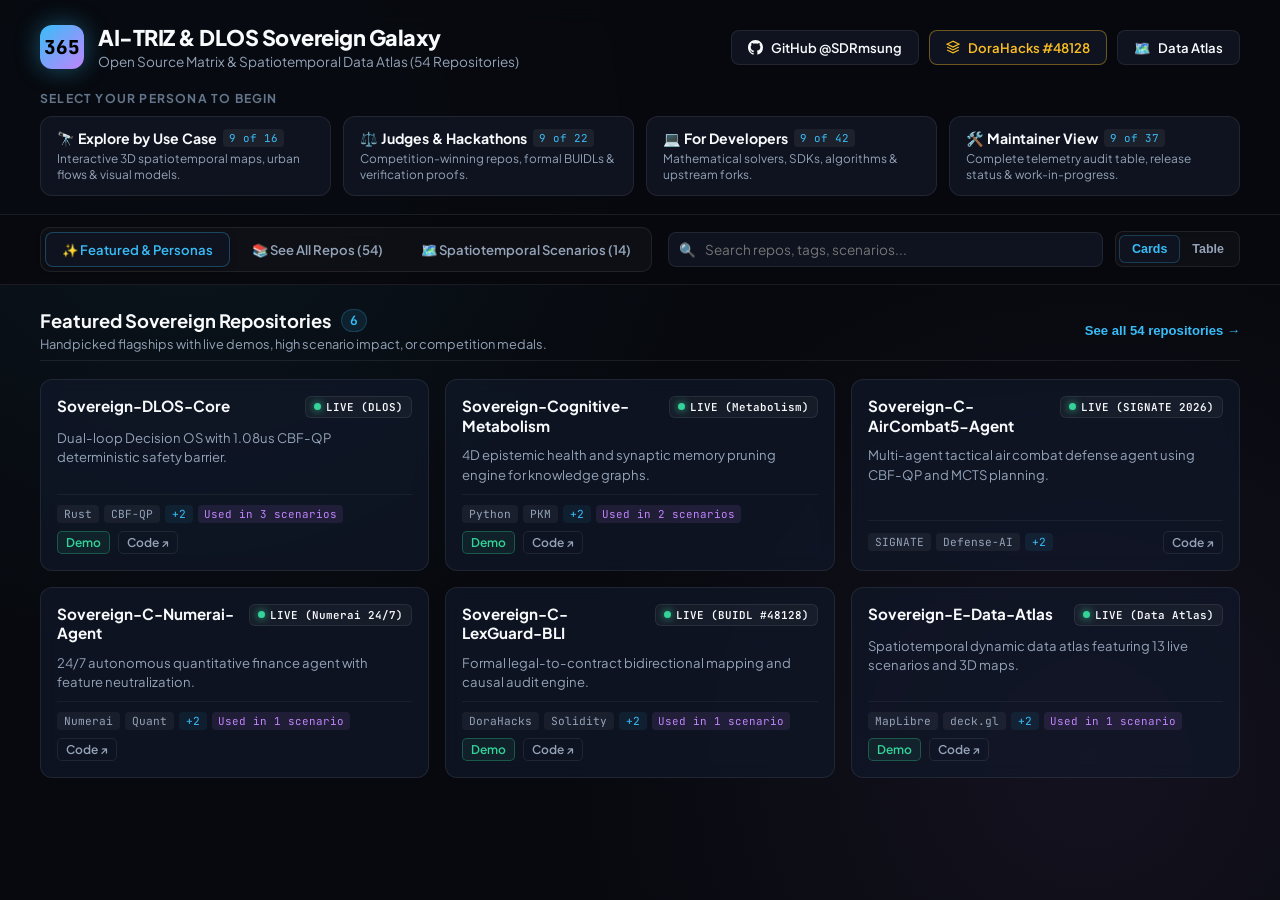
<file: index.htm>
<!DOCTYPE html>
<html lang="en">
<head>
    <meta charset="UTF-8">
    <meta name="viewport" content="width=device-width, initial-scale=1.0">
    <title>AI-TRIZ & DLOS Sovereign Galaxy | Open Source Matrix (50+ Repos)</title>
    <link rel="preconnect" href="https://fonts.googleapis.com">
    <link rel="preconnect" href="https://fonts.gstatic.com" crossorigin>
    <link href="https://fonts.googleapis.com/css2?family=JetBrains+Mono:wght@400;500;700&family=Plus+Jakarta+Sans:wght@400;500;600;700;800&display=swap" rel="stylesheet">
    <style>
        :root {
            --bg: #07090e;
            --bg-surface: #0e131f;
            --bg-card: rgba(18, 26, 43, 0.65);
            --bg-card-hover: rgba(28, 40, 65, 0.85);
            --border: rgba(255, 255, 255, 0.08);
            --border-hover: rgba(56, 189, 248, 0.4);
            --cyan: #38bdf8;
            --cyan-glow: rgba(56, 189, 248, 0.15);
            --purple: #c084fc;
            --emerald: #34d399;
            --amber: #fbbf24;
            --rose: #f43f5e;
            --text-main: #f8fafc;
            --text-sub: #94a3b8;
            --text-dim: #64748b;
            --font-mono: 'JetBrains Mono', monospace;
            --font-sans: 'Plus Jakarta Sans', -apple-system, sans-serif;
        }
        * { box-sizing: border-box; margin: 0; padding: 0; }
        html, body {
            max-width: 100vw;
            overflow-x: hidden;
        }
        body {
            font-family: var(--font-sans);
            background-color: var(--bg);
            color: var(--text-main);
            min-height: 100vh;
            display: flex;
            flex-direction: column;
            background-image: 
                radial-gradient(circle at 15% 15%, rgba(56, 189, 248, 0.07) 0%, transparent 40%),
                radial-gradient(circle at 85% 85%, rgba(192, 132, 252, 0.07) 0%, transparent 40%);
        }

        /* Header */
        header {
            padding: 24px 40px 18px;
            border-bottom: 1px solid var(--border);
            backdrop-filter: blur(14px);
            background: rgba(7, 9, 14, 0.75);
            position: relative;
            z-index: 40;
        }
        .header-wrap {
            max-width: 1400px;
            margin: 0 auto;
            display: flex;
            flex-direction: column;
            gap: 16px;
        }
        .top-row {
            display: flex;
            align-items: center;
            justify-content: space-between;
            flex-wrap: wrap;
            gap: 16px;
        }
        .logo-group {
            display: flex;
            align-items: center;
            gap: 14px;
        }
        .logo-badge {
            width: 44px;
            height: 44px;
            border-radius: 12px;
            background: linear-gradient(135deg, var(--cyan), var(--purple));
            display: flex;
            align-items: center;
            justify-content: center;
            font-family: var(--font-mono);
            font-weight: 800;
            font-size: 1.2rem;
            color: #000;
            box-shadow: 0 0 24px rgba(56, 189, 248, 0.4);
            flex-shrink: 0;
        }
        .title-block h1 {
            font-size: 1.35rem;
            font-weight: 800;
            letter-spacing: -0.5px;
            display: flex;
            align-items: center;
            gap: 10px;
            color: var(--text-main);
        }
        .title-block p {
            font-size: 0.85rem;
            color: var(--text-sub);
            margin-top: 2px;
        }
        .links-group {
            display: flex;
            gap: 10px;
            flex-wrap: wrap;
            align-items: center;
        }
        .btn-link {
            padding: 8px 16px;
            border-radius: 8px;
            border: 1px solid var(--border);
            background: var(--bg-surface);
            color: var(--text-main);
            text-decoration: none;
            font-size: 0.82rem;
            font-weight: 600;
            display: flex;
            align-items: center;
            gap: 8px;
            transition: all 0.2s ease;
        }
        .btn-link:hover {
            border-color: var(--cyan);
            background: rgba(56, 189, 248, 0.1);
            transform: translateY(-1px);
        }
        .btn-link.accent {
            border-color: rgba(251, 191, 36, 0.4);
            color: var(--amber);
        }
        .btn-link.accent:hover {
            background: rgba(251, 191, 36, 0.12);
        }

        /* Persona Entry Section (F1 / S1) */
        .persona-section {
            margin-top: 4px;
            display: flex;
            flex-direction: column;
            gap: 10px;
        }
        .persona-label {
            font-size: 0.76rem;
            text-transform: uppercase;
            letter-spacing: 1.2px;
            color: var(--text-dim);
            font-weight: 700;
        }
        .persona-grid {
            display: grid;
            grid-template-columns: repeat(4, 1fr);
            gap: 12px;
        }
        .persona-card {
            padding: 12px 16px;
            border-radius: 12px;
            border: 1px solid var(--border);
            background: var(--bg-surface);
            cursor: pointer;
            text-align: left;
            transition: all 0.22s cubic-bezier(0.4, 0, 0.2, 1);
            display: flex;
            flex-direction: column;
            gap: 4px;
            position: relative;
            overflow: hidden;
            font-family: inherit;
        }
        .persona-card:hover {
            border-color: var(--cyan);
            background: rgba(14, 19, 31, 0.95);
            transform: translateY(-2px);
            box-shadow: 0 4px 20px rgba(0, 0, 0, 0.35);
        }
        .persona-card.active {
            border-color: var(--cyan);
            background: linear-gradient(135deg, rgba(56, 189, 248, 0.14) 0%, rgba(14, 19, 31, 0.9) 100%);
            box-shadow: 0 0 20px rgba(56, 189, 248, 0.25);
        }
        .persona-card.active::before {
            content: '';
            position: absolute;
            top: 0; left: 0; right: 0; height: 3px;
            background: linear-gradient(90deg, var(--cyan), var(--purple));
        }
        .persona-header {
            display: flex;
            align-items: center;
            justify-content: space-between;
            gap: 6px;
        }
        .persona-title {
            font-size: 0.88rem;
            font-weight: 700;
            color: var(--text-main);
            display: flex;
            align-items: center;
            gap: 8px;
        }
        .persona-desc {
            font-size: 0.74rem;
            color: var(--text-sub);
            line-height: 1.35;
        }
        .persona-badge {
            font-size: 0.68rem;
            font-family: var(--font-mono);
            padding: 2px 6px;
            border-radius: 4px;
            background: rgba(255, 255, 255, 0.06);
            color: var(--cyan);
            white-space: nowrap;
        }

        /* Navigation Bar & Controls */
        .controls-sticky-bar {
            position: sticky;
            top: 0;
            z-index: 50;
            padding: 12px 40px;
            background: rgba(7, 9, 14, 0.88);
            backdrop-filter: blur(14px);
            -webkit-backdrop-filter: blur(14px);
            border-bottom: 1px solid var(--border);
        }
        .controls-inner {
            max-width: 1400px;
            margin: 0 auto;
            display: flex;
            align-items: center;
            justify-content: space-between;
            gap: 16px;
            flex-wrap: wrap;
        }
        .nav-tabs {
            display: flex;
            gap: 6px;
            background: rgba(255, 255, 255, 0.03);
            padding: 4px;
            border-radius: 10px;
            border: 1px solid var(--border);
        }
        .tab-btn {
            padding: 8px 16px;
            border-radius: 8px;
            border: none;
            background: transparent;
            color: var(--text-sub);
            font-size: 0.82rem;
            font-weight: 600;
            cursor: pointer;
            transition: all 0.18s ease;
            display: flex;
            align-items: center;
            gap: 6px;
            font-family: inherit;
            white-space: nowrap;
        }
        .tab-btn:hover {
            color: var(--text-main);
            background: rgba(255, 255, 255, 0.05);
        }
        .tab-btn.active {
            background: var(--bg-surface);
            color: var(--cyan);
            border: 1px solid rgba(56, 189, 248, 0.3);
            box-shadow: 0 2px 8px rgba(0, 0, 0, 0.2);
        }

        .search-and-view {
            display: flex;
            align-items: center;
            gap: 12px;
            flex: 1;
            max-width: 600px;
            justify-content: flex-end;
        }
        .search-box {
            flex: 1;
            min-width: 220px;
            position: relative;
        }
        .search-input {
            width: 100%;
            padding: 8px 14px 8px 36px;
            border-radius: 8px;
            border: 1px solid var(--border);
            background: var(--bg-surface);
            color: var(--text-main);
            font-size: 0.85rem;
            outline: none;
            font-family: inherit;
            transition: all 0.2s;
        }
        .search-input:focus {
            border-color: var(--cyan);
            box-shadow: 0 0 0 2px rgba(56, 189, 248, 0.18);
        }
        .search-icon {
            position: absolute;
            left: 11px;
            top: 50%;
            transform: translateY(-50%);
            color: var(--text-dim);
            font-size: 0.85rem;
            pointer-events: none;
        }
        .layout-toggle {
            display: flex;
            background: rgba(255, 255, 255, 0.03);
            padding: 3px;
            border-radius: 8px;
            border: 1px solid var(--border);
        }
        .layout-btn {
            padding: 6px 12px;
            border-radius: 6px;
            border: none;
            background: transparent;
            color: var(--text-sub);
            font-size: 0.78rem;
            font-weight: 600;
            cursor: pointer;
            transition: all 0.15s;
            display: flex;
            align-items: center;
            gap: 5px;
        }
        .layout-btn.active {
            background: var(--bg-surface);
            color: var(--cyan);
            border: 1px solid rgba(56, 189, 248, 0.25);
        }

        /* Main Container */
        main {
            max-width: 1400px;
            width: 100%;
            margin: 0 auto;
            padding: 24px 40px 60px;
            flex: 1;
        }

        /* Status Pills */
        .status-dot {
            width: 7px;
            height: 7px;
            border-radius: 50%;
            display: inline-block;
        }
        .status-dot.live { background-color: var(--emerald); box-shadow: 0 0 8px var(--emerald); }
        .status-dot.wip { background-color: var(--amber); box-shadow: 0 0 8px var(--amber); }
        .status-dot.archived { background-color: var(--text-dim); }

        /* Section Headings */
        .section-header {
            display: flex;
            align-items: center;
            justify-content: space-between;
            margin-bottom: 18px;
            padding-bottom: 8px;
            border-bottom: 1px solid var(--border);
        }
        .section-title {
            font-size: 1.15rem;
            font-weight: 700;
            display: flex;
            align-items: center;
            gap: 10px;
        }
        .section-count {
            font-family: var(--font-mono);
            font-size: 0.8rem;
            padding: 2px 8px;
            border-radius: 12px;
            background: rgba(56, 189, 248, 0.1);
            color: var(--cyan);
            border: 1px solid rgba(56, 189, 248, 0.2);
        }
        .section-action {
            font-size: 0.82rem;
            color: var(--cyan);
            cursor: pointer;
            text-decoration: none;
            display: flex;
            align-items: center;
            gap: 4px;
            font-weight: 600;
            background: none;
            border: none;
        }
        .section-action:hover {
            text-decoration: underline;
        }

        /* Cards Grid */
        .cards-grid {
            display: grid;
            grid-template-columns: repeat(auto-fill, minmax(320px, 1fr));
            gap: 16px;
        }

        /* Compact Repo Card (S2) */
        .repo-card {
            border-radius: 12px;
            border: 1px solid var(--border);
            background: var(--bg-card);
            padding: 16px;
            display: flex;
            flex-direction: column;
            gap: 10px;
            transition: all 0.22s ease;
            backdrop-filter: blur(8px);
            position: relative;
        }
        .repo-card:hover {
            border-color: var(--border-hover);
            background: var(--bg-card-hover);
            transform: translateY(-2px);
            box-shadow: 0 8px 24px rgba(0, 0, 0, 0.4);
        }
        .card-top {
            display: flex;
            align-items: flex-start;
            justify-content: space-between;
            gap: 10px;
        }
        .card-name-group {
            display: flex;
            flex-direction: column;
            gap: 3px;
        }
        .card-name {
            font-size: 0.95rem;
            font-weight: 700;
            color: var(--text-main);
            text-decoration: none;
            line-height: 1.3;
            transition: color 0.15s;
        }
        a.card-name:hover {
            color: var(--cyan);
        }
        .card-status-badge {
            display: inline-flex;
            align-items: center;
            gap: 5px;
            font-size: 0.68rem;
            font-family: var(--font-mono);
            font-weight: 600;
            padding: 3px 8px;
            border-radius: 6px;
            background: rgba(255, 255, 255, 0.04);
            border: 1px solid var(--border);
            white-space: nowrap;
        }
        .card-summary {
            font-size: 0.82rem;
            color: var(--text-sub);
            line-height: 1.45;
            display: -webkit-box;
            -webkit-line-clamp: 2;
            -webkit-box-orient: vertical;
            overflow: hidden;
            flex: 1;
        }
        .card-bottom {
            display: flex;
            align-items: center;
            justify-content: space-between;
            padding-top: 10px;
            border-top: 1px solid rgba(255, 255, 255, 0.05);
            gap: 8px;
            flex-wrap: wrap;
        }
        .card-tags {
            display: flex;
            align-items: center;
            gap: 5px;
            flex-wrap: wrap;
        }
        .tag-pill {
            font-size: 0.7rem;
            font-family: var(--font-mono);
            padding: 2px 7px;
            border-radius: 4px;
            background: rgba(255, 255, 255, 0.05);
            color: var(--text-sub);
        }
        .tag-pill.more {
            background: rgba(56, 189, 248, 0.08);
            color: var(--cyan);
            cursor: help;
            position: relative;
        }
        .tag-pill.more:hover .tag-tooltip {
            display: block;
        }
        .tag-tooltip {
            display: none;
            position: absolute;
            bottom: calc(100% + 6px);
            left: 0;
            background: #1e293b;
            color: #fff;
            padding: 6px 10px;
            border-radius: 6px;
            font-size: 0.7rem;
            white-space: nowrap;
            z-index: 60;
            box-shadow: 0 4px 12px rgba(0,0,0,0.5);
            border: 1px solid var(--border);
        }
        .scenario-pill {
            font-size: 0.68rem;
            font-family: var(--font-mono);
            color: var(--purple);
            background: rgba(192, 132, 252, 0.1);
            padding: 2px 6px;
            border-radius: 4px;
            text-decoration: none;
            cursor: pointer;
            transition: all 0.15s;
        }
        .scenario-pill:hover {
            background: rgba(192, 132, 252, 0.2);
        }
        .card-links {
            display: flex;
            align-items: center;
            gap: 8px;
        }
        .card-link-btn {
            font-size: 0.75rem;
            font-weight: 600;
            color: var(--text-sub);
            text-decoration: none;
            padding: 3px 8px;
            border-radius: 5px;
            border: 1px solid var(--border);
            transition: all 0.15s;
        }
        .card-link-btn:hover {
            color: var(--cyan);
            border-color: var(--cyan);
        }
        .card-link-btn.demo {
            color: var(--emerald);
            border-color: rgba(52, 211, 153, 0.3);
            background: rgba(52, 211, 153, 0.08);
        }

        /* Persona Expansion Button (F1) */
        .persona-expand-bar {
            margin-top: 24px;
            display: flex;
            justify-content: center;
        }
        .btn-expand-persona {
            padding: 10px 24px;
            border-radius: 8px;
            border: 1px solid var(--border-hover);
            background: rgba(56, 189, 248, 0.08);
            color: var(--cyan);
            font-size: 0.88rem;
            font-weight: 600;
            cursor: pointer;
            font-family: inherit;
            transition: all 0.2s ease;
            display: inline-flex;
            align-items: center;
            gap: 8px;
        }
        .btn-expand-persona:hover {
            background: rgba(56, 189, 248, 0.18);
            transform: translateY(-1px);
            box-shadow: 0 4px 16px rgba(56, 189, 248, 0.2);
        }

        /* Domain Horizontal Scroll Row (S2) */
        .domain-row-wrapper {
            margin-bottom: 28px;
        }
        .scroll-container {
            display: flex;
            gap: 16px;
            overflow-x: auto;
            padding-bottom: 12px;
            scroll-behavior: smooth;
        }
        .scroll-container::-webkit-scrollbar {
            height: 6px;
        }
        .scroll-container::-webkit-scrollbar-track {
            background: rgba(255, 255, 255, 0.02);
            border-radius: 3px;
        }
        .scroll-container::-webkit-scrollbar-thumb {
            background: rgba(255, 255, 255, 0.12);
            border-radius: 3px;
        }
        .scroll-container::-webkit-scrollbar-thumb:hover {
            background: var(--cyan);
        }
        .scroll-container > .repo-card {
            min-width: 320px;
            max-width: 320px;
            flex-shrink: 0;
        }
        .scroll-container.expanded {
            display: grid;
            grid-template-columns: repeat(auto-fill, minmax(320px, 1fr));
            overflow-x: visible;
        }
        .scroll-container.expanded > .repo-card {
            min-width: auto;
            max-width: none;
        }

        /* Table View (F5 & S2) */
        .table-view-container {
            width: 100%;
            overflow-x: auto;
            -webkit-overflow-scrolling: touch;
            border-radius: 10px;
            border: 1px solid var(--border);
            background: var(--bg-surface);
        }
        .repo-table {
            width: 100%;
            border-collapse: collapse;
            text-align: left;
            font-size: 0.85rem;
        }
        .repo-table th {
            padding: 12px 14px;
            background: rgba(255, 255, 255, 0.03);
            border-bottom: 1px solid var(--border);
            color: var(--text-sub);
            font-size: 0.75rem;
            text-transform: uppercase;
            letter-spacing: 0.8px;
            cursor: pointer;
            user-select: none;
            white-space: nowrap;
        }
        .repo-table th:hover {
            color: var(--cyan);
        }
        .repo-table th.sorted-asc::after {
            content: ' ▲';
            color: var(--cyan);
        }
        .repo-table th.sorted-desc::after {
            content: ' ▼';
            color: var(--cyan);
        }
        .repo-table td {
            padding: 12px 14px;
            border-bottom: 1px solid rgba(255, 255, 255, 0.04);
            vertical-align: middle;
        }
        .repo-table tr:hover td {
            background: rgba(255, 255, 255, 0.02);
        }
        .table-name {
            font-weight: 600;
            color: var(--text-main);
            text-decoration: none;
        }
        a.table-name:hover {
            color: var(--cyan);
        }

        /* Scenarios View (F2 / S3) */
        .scenarios-grid {
            display: grid;
            grid-template-columns: repeat(auto-fill, minmax(380px, 1fr));
            gap: 20px;
        }
        .scenario-card {
            border-radius: 14px;
            border: 1px solid var(--border);
            background: var(--bg-card);
            padding: 20px;
            display: flex;
            flex-direction: column;
            gap: 14px;
            backdrop-filter: blur(8px);
            transition: all 0.25s ease;
        }
        .scenario-card:hover {
            border-color: var(--border-hover);
            transform: translateY(-2px);
            box-shadow: 0 8px 30px rgba(0, 0, 0, 0.45);
        }
        .scenario-header {
            display: flex;
            align-items: flex-start;
            justify-content: space-between;
            gap: 12px;
        }
        .scenario-id-badge {
            font-family: var(--font-mono);
            font-size: 0.72rem;
            font-weight: 700;
            color: var(--purple);
            background: rgba(192, 132, 252, 0.12);
            padding: 3px 8px;
            border-radius: 6px;
            border: 1px solid rgba(192, 132, 252, 0.25);
            display: inline-block;
            margin-bottom: 6px;
        }
        .scenario-title {
            font-size: 1.05rem;
            font-weight: 700;
            color: var(--text-main);
            line-height: 1.35;
        }
        .scenario-problem {
            font-size: 0.83rem;
            color: var(--text-sub);
            line-height: 1.5;
            background: rgba(255, 255, 255, 0.02);
            padding: 10px 12px;
            border-radius: 8px;
            border-left: 3px solid var(--purple);
        }
        .scenario-repos-section {
            display: flex;
            flex-direction: column;
            gap: 8px;
        }
        .scenario-repos-label {
            font-size: 0.72rem;
            color: var(--text-dim);
            text-transform: uppercase;
            letter-spacing: 0.8px;
            font-weight: 700;
        }
        .scenario-repo-chips {
            display: flex;
            flex-wrap: wrap;
            gap: 6px;
        }
        .repo-chip {
            font-size: 0.72rem;
            font-family: var(--font-mono);
            padding: 4px 8px;
            border-radius: 6px;
            background: var(--bg-surface);
            border: 1px solid var(--border);
            color: var(--cyan);
            text-decoration: none;
            transition: all 0.15s;
        }
        .repo-chip:hover {
            border-color: var(--cyan);
            background: rgba(56, 189, 248, 0.1);
        }
        .scenario-footer {
            display: flex;
            align-items: center;
            justify-content: flex-end;
            margin-top: auto;
            padding-top: 10px;
            border-top: 1px solid rgba(255, 255, 255, 0.05);
        }
        .scenario-demo-btn {
            font-size: 0.8rem;
            font-weight: 600;
            padding: 6px 14px;
            border-radius: 6px;
            background: rgba(52, 211, 153, 0.12);
            color: var(--emerald);
            border: 1px solid rgba(52, 211, 153, 0.3);
            text-decoration: none;
            display: inline-flex;
            align-items: center;
            gap: 6px;
            transition: all 0.15s;
        }
        .scenario-demo-btn:hover {
            background: rgba(52, 211, 153, 0.22);
            transform: translateY(-1px);
        }
        .scenario-demo-btn.draft {
            background: rgba(255, 255, 255, 0.04);
            color: var(--text-dim);
            border-color: var(--border);
            cursor: default;
            pointer-events: none;
            user-select: none;
            transform: none !important;
        }

        /* Empty state */
        .empty-state {
            padding: 60px 20px;
            text-align: center;
            color: var(--text-dim);
            font-size: 0.95rem;
        }

        /* Desktop vs Mobile visibility tokens */
        .btn-text-short { display: none; }
        .btn-text-full { display: inline; }
        .tab-text-short { display: none; }
        .tab-text-full { display: inline; }

        /* Responsive */
        @media (max-width: 900px) {
            header { padding: 20px 20px 16px; }
            .controls-sticky-bar { padding: 12px 20px; }
            main { padding: 20px 20px 40px; }
            .persona-grid { grid-template-columns: repeat(2, 1fr); }
            .search-and-view { max-width: none; width: 100%; }
        }

        /* F4 Mobile View (<= 480px) */
        @media (max-width: 480px) {
            header { padding: 12px 14px 10px; }
            .header-wrap { gap: 10px; }
            .top-row { flex-direction: column; align-items: stretch; gap: 8px; }
            .logo-group { gap: 10px; }
            .logo-badge { width: 34px; height: 34px; font-size: 0.95rem; border-radius: 9px; }
            .title-block h1 { font-size: 1.05rem; }
            .title-block p { display: none; }

            .links-group {
                display: flex;
                flex-wrap: nowrap;
                gap: 6px;
                width: 100%;
                overflow-x: auto;
            }
            .btn-link {
                padding: 5px 8px;
                font-size: 0.72rem;
                gap: 4px;
                white-space: nowrap;
                flex: 1;
                justify-content: center;
            }
            .btn-text-full { display: none; }
            .btn-text-short { display: inline; }

            /* 2x2 Compact Persona Grid */
            .persona-section { margin-top: 4px; gap: 6px; }
            .persona-label { font-size: 0.7rem; }
            .persona-grid {
                grid-template-columns: repeat(2, 1fr);
                gap: 6px;
            }
            .persona-card {
                padding: 8px 10px;
                gap: 0;
            }
            .persona-header {
                width: 100%;
                display: flex;
                align-items: center;
                justify-content: space-between;
                gap: 4px;
            }
            .persona-title {
                font-size: 0.78rem;
                gap: 4px;
            }
            .persona-badge {
                font-size: 0.65rem;
                padding: 1px 4px;
                white-space: nowrap;
            }
            .persona-desc {
                display: none;
            }

            /* Sticky Tab Bar single-line scroll */
            .controls-sticky-bar { padding: 8px 14px; }
            .controls-inner { gap: 8px; }
            .nav-tabs {
                width: 100%;
                display: flex;
                flex-wrap: nowrap;
                overflow-x: auto;
                -webkit-overflow-scrolling: touch;
                padding: 3px;
                gap: 4px;
            }
            .tab-btn {
                white-space: nowrap;
                flex-shrink: 0;
                padding: 6px 10px;
                font-size: 0.78rem;
            }
            .tab-text-full { display: none; }
            .tab-text-short { display: inline; }

            .search-and-view {
                width: 100%;
                max-width: none;
                gap: 8px;
            }
            .search-box { min-width: 0; flex: 1; }
            .search-input { padding: 6px 10px 6px 30px; font-size: 0.78rem; }
            .search-icon { left: 8px; font-size: 0.75rem; }

            main { padding: 14px 14px 36px; }
            .cards-grid { grid-template-columns: 1fr; gap: 12px; }
            .scenarios-grid { grid-template-columns: 1fr; gap: 12px; }
            .section-header { flex-direction: column; align-items: flex-start; gap: 6px; }
            .section-action { align-self: flex-start; }
        }
    </style>
</head>
<body>

    <!-- Header & Hero -->
    <header>
        <div class="header-wrap">
            <div class="top-row">
                <div class="logo-group">
                    <div class="logo-badge">365</div>
                    <div class="title-block">
                        <h1>AI-TRIZ & DLOS Sovereign Galaxy</h1>
                        <p>Open Source Matrix & Spatiotemporal Data Atlas (54 Repositories)</p>
                    </div>
                </div>
                <div class="links-group">
                    <a href="https://github.com/SDRmsung" target="_blank" rel="noopener noreferrer" class="btn-link">
                        <svg width="15" height="15" viewBox="0 0 16 16" fill="currentColor"><path d="M8 0C3.58 0 0 3.58 0 8c0 3.54 2.29 6.53 5.47 7.59.4.07.55-.17.55-.38 0-.19-.01-.82-.01-1.49-2.01.37-2.53-.49-2.69-.94-.09-.23-.48-.94-.82-1.13-.28-.15-.68-.52-.01-.53.63-.01 1.08.58 1.23.82.72 1.21 1.87.87 2.33.66.07-.52.28-.87.51-1.07-1.78-.2-3.64-.89-3.64-3.95 0-.87.31-1.59.82-2.15-.08-.2-.36-1.02.08-2.12 0 0 .67-.21 2.2.82.64-.18 1.32-.27 2-.27s1.36.09 2 .27c1.53-1.04 2.2-.82 2.2-.82.44 1.1.16 1.92.08 2.12.51.56.82 1.27.82 2.15 0 3.07-1.87 3.75-3.65 3.95.29.25.54.73.54 1.48 0 1.07-.01 1.93-.01 2.2 0 .21.15.46.55.38A8.01 8.01 0 0 0 16 8c0-4.42-3.58-8-8-8z"/></svg>
                        <span class="btn-text-full">GitHub @SDRmsung</span>
                        <span class="btn-text-short">GitHub</span>
                    </a>
                    <a href="https://dorahacks.io/buidl/48128" target="_blank" rel="noopener noreferrer" class="btn-link accent">
                        <svg width="14" height="14" viewBox="0 0 24 24" fill="none" stroke="currentColor" stroke-width="2"><path d="M12 2L2 7l10 5 10-5-10-5zM2 17l10 5 10-5M2 12l10 5 10-5"/></svg>
                        <span class="btn-text-full">DoraHacks #48128</span>
                        <span class="btn-text-short">#48128</span>
                    </a>
                    <a href="https://sdrmsung.github.io/Sovereign-E-Data-Atlas/" target="_blank" rel="noopener noreferrer" class="btn-link">
                        🗺️ <span class="btn-text-full">Data Atlas</span><span class="btn-text-short">Atlas</span>
                    </a>
                </div>
            </div>

            <!-- S1 Persona Entrance -->
            <div class="persona-section">
                <div class="persona-label">Select Your Persona to Begin</div>
                <div class="persona-grid">
                    <button class="persona-card" id="persona-visitor" onclick="setPersona('visitor')">
                        <div class="persona-header">
                            <span class="persona-title">🔭 Explore by Use Case</span>
                            <span class="persona-badge" id="badge-visitor">0 of 0</span>
                        </div>
                        <span class="persona-desc">Interactive 3D spatiotemporal maps, urban flows & visual models.</span>
                    </button>
                    <button class="persona-card" id="persona-judge" onclick="setPersona('judge')">
                        <div class="persona-header">
                            <span class="persona-title">⚖️ Judges & Hackathons</span>
                            <span class="persona-badge" id="badge-judge">0 of 0</span>
                        </div>
                        <span class="persona-desc">Competition-winning repos, formal BUIDLs & verification proofs.</span>
                    </button>
                    <button class="persona-card" id="persona-developer" onclick="setPersona('developer')">
                        <div class="persona-header">
                            <span class="persona-title">💻 For Developers</span>
                            <span class="persona-badge" id="badge-developer">0 of 0</span>
                        </div>
                        <span class="persona-desc">Mathematical solvers, SDKs, algorithms & upstream forks.</span>
                    </button>
                    <button class="persona-card" id="persona-maintainer" onclick="setPersona('maintainer')">
                        <div class="persona-header">
                            <span class="persona-title">🛠️ Maintainer View</span>
                            <span class="persona-badge" id="badge-maintainer">0 of 0</span>
                        </div>
                        <span class="persona-desc">Complete telemetry audit table, release status & work-in-progress.</span>
                    </button>
                </div>
            </div>
        </div>
    </header>

    <!-- Controls Bar -->
    <div class="controls-sticky-bar">
        <div class="controls-inner">
            <div class="nav-tabs">
                <button class="tab-btn active" id="tab-overview" onclick="switchTab('overview')">
                    <span class="tab-text-full">✨ Featured & Personas</span>
                    <span class="tab-text-short">✨ Featured</span>
                </button>
                <button class="tab-btn" id="tab-seeall" onclick="switchTab('seeall')">
                    <span class="tab-text-full">📚 See All Repos (<span id="count-total">54</span>)</span>
                    <span class="tab-text-short">All (<span id="count-total-short">54</span>)</span>
                </button>
                <button class="tab-btn" id="tab-scenarios" onclick="switchTab('scenarios')">
                    <span class="tab-text-full">🗺️ Spatiotemporal Scenarios (14)</span>
                    <span class="tab-text-short">Scenarios (14)</span>
                </button>
            </div>

            <div class="search-and-view">
                <div class="search-box">
                    <span class="search-icon">🔍</span>
                    <input type="text" id="searchInput" class="search-input" placeholder="Search repos, tags, scenarios..." oninput="handleSearch()">
                </div>
                <div class="layout-toggle">
                    <button class="layout-btn active" id="layout-cards" onclick="setLayout('cards')">Cards</button>
                    <button class="layout-btn" id="layout-table" onclick="setLayout('table')">Table</button>
                </div>
            </div>
        </div>
    </div>

    <!-- Main Content -->
    <main id="mainContainer">
        <!-- Rendered dynamically by JavaScript -->
    </main>

    <!-- Data Injection for Offline/CORS Resilience -->
    <script>
        const FALLBACK_REPOS = [{"id": "sovereign-dlos-core", "name": "Sovereign-DLOS-Core", "url": "https://github.com/SDRmsung/DLOS", "demo_url": "https://sdrmsung.github.io/ai365/", "summary": "Dual-loop Decision OS with 1.08us CBF-QP deterministic safety barrier.", "status": "live", "status_label": "LIVE (DLOS)", "domain": "foundations", "tags": ["Rust", "CBF-QP", "Decision-OS", "Safety"], "personas": ["developer", "judge", "maintainer"], "scenarios": ["s01", "s06", "s07"], "featured": true, "updated": "2026-10-28", "legacy_fleet": "Fleet A", "persona_rank": {"judge": 1, "developer": 1}}, {"id": "sovereign-cognitive-metabolism", "name": "Sovereign-Cognitive-Metabolism", "url": "https://github.com/SDRmsung/Cognitive-Metabolism", "demo_url": "https://sdrmsung.github.io/ai365/", "summary": "4D epistemic health and synaptic memory pruning engine for knowledge graphs.", "status": "live", "status_label": "LIVE (Metabolism)", "domain": "foundations", "tags": ["Python", "PKM", "ISO30401", "Audit"], "personas": ["developer", "maintainer"], "scenarios": ["s05", "s13"], "featured": true, "updated": "2026-10-25", "legacy_fleet": "Fleet A", "persona_rank": {"developer": 2}}, {"id": "ai365", "name": "ai365", "url": "https://github.com/SDRmsung/ai365", "demo_url": "https://sdrmsung.github.io/ai365/", "summary": "Interactive web portal for sovereign galaxy with GNN topological diagnostics.", "status": "live", "status_label": "LIVE (Pages)", "domain": "foundations", "tags": ["Web3", "GNN", "Portal", "Galaxy"], "personas": ["visitor", "judge", "maintainer"], "scenarios": ["s03"], "featured": false, "updated": "2026-11-02", "legacy_fleet": "Fleet A", "persona_rank": {"visitor": 1, "judge": 2}}, {"id": "sovereign-upstream-tokio", "name": "Sovereign-Upstream-Tokio", "url": "https://github.com/SDRmsung/tokio", "demo_url": null, "summary": "High-throughput asynchronous runtime runtime fork with deadlock detection guard.", "status": "wip", "status_label": "UPSTREAM (PR #8380)", "domain": "foundations", "tags": ["Rust", "Async", "Deadlock", "Runtime"], "personas": ["developer", "maintainer"], "scenarios": ["s01"], "featured": false, "updated": "2026-10-15", "legacy_fleet": "Fleet A", "persona_rank": {"maintainer": 1}}, {"id": "sovereign-upstream-postgres", "name": "Sovereign-Upstream-Postgres", "url": "https://github.com/SDRmsung/postgres", "demo_url": null, "summary": "Vector HNSW indexing and transactional audit engine for PostGIS geometries.", "status": "wip", "status_label": "UPSTREAM", "domain": "foundations", "tags": ["C", "Database", "Vector", "PostGIS"], "personas": ["developer", "maintainer"], "scenarios": [], "featured": false, "updated": "2026-10-12", "legacy_fleet": "Fleet A", "persona_rank": {"maintainer": 3}}, {"id": "ai-triz-core-engine", "name": "AI-TRIZ-Core-Engine", "url": null, "demo_url": null, "summary": "Algorithmic inventive problem solving SDK with automated contradiction resolution.", "status": "wip", "status_label": "PLANNED", "domain": "foundations", "tags": ["AI-TRIZ", "SDK", "Causal", "Engine"], "personas": ["developer", "maintainer"], "scenarios": [], "featured": false, "updated": null, "legacy_fleet": "Fleet A", "persona_rank": {"maintainer": 4}}, {"id": "ai-triz-sufield-toolkit", "name": "AI-TRIZ-SuField-Toolkit", "url": null, "demo_url": null, "summary": "Substance-field graph models and 76 inventive standards decomposition kit.", "status": "wip", "status_label": "PLANNED", "domain": "foundations", "tags": ["Su-Field", "TRIZ", "Graph", "Toolkit"], "personas": ["developer", "maintainer"], "scenarios": ["s13"], "featured": false, "updated": null, "legacy_fleet": "Fleet A", "persona_rank": {"maintainer": 5}}, {"id": "ai-triz-ariz-optimizer", "name": "AI-TRIZ-ARIZ-Optimizer", "url": null, "demo_url": null, "summary": "State machine workflow orchestrator based on ARIZ-85C inventive algorithms.", "status": "wip", "status_label": "PLANNED", "domain": "foundations", "tags": ["ARIZ-85C", "State-Machine", "TRIZ"], "personas": ["developer", "maintainer"], "scenarios": [], "featured": false, "updated": null, "legacy_fleet": "Fleet A", "persona_rank": {"maintainer": 6}}, {"id": "dlos-jepa-world-model", "name": "DLOS-JEPA-World-Model", "url": null, "demo_url": null, "summary": "Hierarchical joint embedding predictive architecture for spatial dynamics.", "status": "wip", "status_label": "PLANNED", "domain": "foundations", "tags": ["H-JEPA", "World-Model", "Latent"], "personas": ["developer", "judge", "maintainer"], "scenarios": ["s02", "s05", "s13"], "featured": false, "updated": null, "legacy_fleet": "Fleet A", "persona_rank": {"maintainer": 7}}, {"id": "dlos-safety-shield-cbf", "name": "DLOS-Safety-Shield-CBF", "url": null, "demo_url": null, "summary": "Control Barrier Function QP solver guaranteeing zero spatial collisions.", "status": "wip", "status_label": "PLANNED", "domain": "foundations", "tags": ["CBF-QP", "Safety", "Control"], "personas": ["developer", "maintainer"], "scenarios": ["s01", "s07"], "featured": false, "updated": null, "legacy_fleet": "Fleet A", "persona_rank": {"maintainer": 8}}, {"id": "sovereign-sat-dpll-solver", "name": "Sovereign-SAT-DPLL-Solver", "url": null, "demo_url": null, "summary": "Deterministic DPLL SAT solver with zero external dependencies.", "status": "live", "status_label": "READY (A50)", "domain": "arsenals", "tags": ["SAT", "DPLL", "Python", "Zero-Dep"], "personas": ["developer", "maintainer"], "scenarios": ["s08"], "featured": false, "updated": "2026-10-20", "legacy_fleet": "Fleet B", "persona_rank": {}}, {"id": "sovereign-milp-routing-vrp", "name": "Sovereign-MILP-Routing-VRP", "url": null, "demo_url": null, "summary": "Mixed integer linear programming and 2-opt vehicle routing optimization engine.", "status": "live", "status_label": "READY (A50)", "domain": "arsenals", "tags": ["MILP", "2-Opt", "VRP", "Routing"], "personas": ["developer", "judge", "maintainer"], "scenarios": ["s02", "s03", "s07", "s10"], "featured": false, "updated": "2026-10-22", "legacy_fleet": "Fleet B", "persona_rank": {}}, {"id": "sovereign-quantum-ising-annealer", "name": "Sovereign-Quantum-Ising-Annealer", "url": null, "demo_url": null, "summary": "QUBO Ising model simulator for high-dimensional combinatorial annealing.", "status": "live", "status_label": "READY (A50)", "domain": "arsenals", "tags": ["QUBO", "Ising", "Annealing", "Quantum"], "personas": ["developer", "maintainer"], "scenarios": ["s11"], "featured": false, "updated": "2026-10-18", "legacy_fleet": "Fleet B", "persona_rank": {}}, {"id": "sovereign-polygon-sat-armor", "name": "Sovereign-Polygon-SAT-Armor", "url": null, "demo_url": null, "summary": "Separating Axis Theorem 2D convex polygon collision inspection armor.", "status": "live", "status_label": "READY (A50)", "domain": "arsenals", "tags": ["Geometry", "SAT-Armor", "2D-Physics"], "personas": ["developer", "maintainer"], "scenarios": ["s08"], "featured": false, "updated": "2026-10-19", "legacy_fleet": "Fleet B", "persona_rank": {}}, {"id": "sovereign-milp-binpacking-fitter", "name": "Sovereign-MILP-BinPacking-Fitter", "url": null, "demo_url": null, "summary": "First-fit decreasing multi-container volume and packing optimization engine.", "status": "live", "status_label": "READY (A50)", "domain": "arsenals", "tags": ["Bin-Packing", "FFD", "Optimization"], "personas": ["developer", "maintainer"], "scenarios": ["s04", "s12"], "featured": false, "updated": "2026-10-21", "legacy_fleet": "Fleet B", "persona_rank": {}}, {"id": "sovereign-knapsack-partition-dp", "name": "Sovereign-Knapsack-Partition-DP", "url": null, "demo_url": null, "summary": "Dynamic programming knapsack solver for dynamic resource partitioning.", "status": "live", "status_label": "READY (A50)", "domain": "arsenals", "tags": ["DP", "Knapsack", "Partition"], "personas": ["developer", "maintainer"], "scenarios": ["s04"], "featured": false, "updated": "2026-10-20", "legacy_fleet": "Fleet B", "persona_rank": {}}, {"id": "sovereign-spatial-d4-group", "name": "Sovereign-Spatial-D4-Group", "url": null, "demo_url": null, "summary": "Dihedral group D4 symmetry transformations for grid data interpolation.", "status": "live", "status_label": "READY (A50)", "domain": "arsenals", "tags": ["D4-Group", "Symmetry", "Grid"], "personas": ["developer", "maintainer"], "scenarios": ["s06"], "featured": false, "updated": "2026-10-17", "legacy_fleet": "Fleet B", "persona_rank": {}}, {"id": "sovereign-c-aircombat5-agent", "name": "Sovereign-C-AirCombat5-Agent", "url": "https://github.com/SDRmsung/Sovereign-C-AirCombat5-Agent", "demo_url": null, "summary": "Multi-agent tactical air combat defense agent using CBF-QP and MCTS planning.", "status": "live", "status_label": "LIVE (SIGNATE 2026)", "domain": "contests", "tags": ["SIGNATE", "Defense-AI", "CBF-QP", "MCTS"], "personas": ["judge", "developer", "maintainer"], "scenarios": [], "featured": true, "updated": "2026-10-29", "legacy_fleet": "Fleet C", "persona_rank": {"developer": 8}}, {"id": "sovereign-c-numerai-agent", "name": "Sovereign-C-Numerai-Agent", "url": "https://github.com/SDRmsung/Sovereign-C-Numerai-Agent", "demo_url": null, "summary": "24/7 autonomous quantitative finance agent with feature neutralization.", "status": "live", "status_label": "LIVE (Numerai 24/7)", "domain": "contests", "tags": ["Numerai", "Quant", "Ridge", "Finance"], "personas": ["judge", "developer", "maintainer"], "scenarios": ["s12"], "featured": true, "updated": "2026-10-30", "legacy_fleet": "Fleet C", "persona_rank": {"judge": 7, "developer": 4}}, {"id": "sovereign-c-lexguard-bli", "name": "Sovereign-C-LexGuard-BLI", "url": "https://github.com/SDRmsung/Sovereign-C-LexGuard-BLI", "demo_url": "https://dorahacks.io/buidl/48128", "summary": "Formal legal-to-contract bidirectional mapping and causal audit engine.", "status": "live", "status_label": "LIVE (BUIDL #48128)", "domain": "contests", "tags": ["DoraHacks", "Solidity", "DPLL", "EIP-712"], "personas": ["judge", "developer", "maintainer"], "scenarios": ["s09"], "featured": true, "updated": "2026-10-27", "legacy_fleet": "Fleet C", "persona_rank": {"judge": 8, "developer": 5}}, {"id": "sovereign-attestagent-creditcoin", "name": "Sovereign-AttestAgent-Creditcoin", "url": "https://github.com/SDRmsung/Sovereign-AttestAgent-Creditcoin", "demo_url": null, "summary": "Autonomous credit evaluation agent with replay-resistant attestations.", "status": "live", "status_label": "SUBMITTED (CTC 2026)", "domain": "contests", "tags": ["Creditcoin", "Web3", "Lending", "Agent"], "personas": ["judge", "developer", "maintainer"], "scenarios": [], "featured": false, "updated": "2026-10-24", "legacy_fleet": "Fleet C", "persona_rank": {}}, {"id": "ai-triz-arc-agi-sovereign-solver", "name": "AI-TRIZ-ARC-AGI-Sovereign-Solver", "url": "https://github.com/SDRmsung/AI-TRIZ-ARC-AGI-Sovereign-Solver", "demo_url": null, "summary": "Grid topological color reasoning and cellular automata solver for ARC-AGI-2.", "status": "live", "status_label": "LIVE (Kaggle v9)", "domain": "contests", "tags": ["Kaggle", "ARC-AGI-2", "SATGridArmor"], "personas": ["judge", "developer", "maintainer"], "scenarios": [], "featured": false, "updated": "2026-10-28", "legacy_fleet": "Fleet C", "persona_rank": {"developer": 9}}, {"id": "ai-triz-pokemon-tcg-sovereign", "name": "AI-TRIZ-Pokemon-TCG-Sovereign", "url": "https://github.com/SDRmsung/AI-TRIZ-Pokemon-TCG-Sovereign", "demo_url": null, "summary": "Game-theoretic Nash equilibrium solver and strategy synthesizer.", "status": "live", "status_label": "LIVE (Kaggle)", "domain": "contests", "tags": ["Game-Theory", "Nash", "Strategy", "Kaggle"], "personas": ["judge", "developer", "maintainer"], "scenarios": ["s10"], "featured": false, "updated": "2026-10-26", "legacy_fleet": "Fleet C", "persona_rank": {"judge": 9, "developer": 6}}, {"id": "ai-triz-drivendata-tracetheace", "name": "AI-TRIZ-DrivenData-TraceTheAce", "url": null, "demo_url": null, "summary": "Psychometric model with Da Vinci cognitive mastery feature engineering.", "status": "archived", "status_label": "COMPLETED (0.6211)", "domain": "contests", "tags": ["DrivenData", "NLP", "Education-AI"], "personas": ["judge", "maintainer"], "scenarios": [], "featured": false, "updated": "2026-09-15", "legacy_fleet": "Fleet C", "persona_rank": {}}, {"id": "sovereign-smartcontract-formal-z3", "name": "Sovereign-SmartContract-Formal-Z3", "url": null, "demo_url": null, "summary": "First-order logic invariant theorem prover for Solidity smart contracts.", "status": "wip", "status_label": "PLANNED", "domain": "regtech", "tags": ["Z3-Prover", "Solidity", "Formal-Methods"], "personas": ["developer", "maintainer"], "scenarios": [], "featured": false, "updated": null, "legacy_fleet": "Fleet D", "persona_rank": {"maintainer": 9}}, {"id": "sovereign-eip712-signature-auditor", "name": "Sovereign-EIP712-Signature-Auditor", "url": null, "demo_url": null, "summary": "Cryptographic ECDSA EIP-712 structured data signature verification suite.", "status": "wip", "status_label": "PLANNED", "domain": "regtech", "tags": ["EIP-712", "ECDSA", "Security", "Crypto"], "personas": ["developer", "maintainer"], "scenarios": [], "featured": false, "updated": null, "legacy_fleet": "Fleet D", "persona_rank": {}}, {"id": "sovereign-contract-injunction-circuitbreaker", "name": "Sovereign-Contract-Injunction-CircuitBreaker", "url": null, "demo_url": null, "summary": "Automated legal injunction and emergency circuit breaker for smart contracts.", "status": "wip", "status_label": "PLANNED", "domain": "regtech", "tags": ["RegTech", "LegalTech", "CircuitBreaker"], "personas": ["developer", "maintainer"], "scenarios": ["s09"], "featured": false, "updated": null, "legacy_fleet": "Fleet D", "persona_rank": {}}, {"id": "sovereign-rwa-tokenization-mesh", "name": "Sovereign-RWA-Tokenization-Mesh", "url": null, "demo_url": null, "summary": "Real-world asset tokenization framework with legal compliance verification.", "status": "wip", "status_label": "PLANNED", "domain": "regtech", "tags": ["RWA", "DeFi", "Legal-Mesh", "Token"], "personas": ["developer", "judge", "maintainer"], "scenarios": ["s09", "s11"], "featured": false, "updated": null, "legacy_fleet": "Fleet D", "persona_rank": {}}, {"id": "swe-bench", "name": "SWE-bench", "url": "https://github.com/SDRmsung/SWE-bench", "demo_url": null, "summary": "Upstream evaluation pipeline for automated software engineering benchmarks.", "status": "wip", "status_label": "UPSTREAM (PR #644)", "domain": "agents", "tags": ["SWE-bench", "Agent", "Auto-Coding"], "personas": ["developer", "maintainer"], "scenarios": [], "featured": false, "updated": "2026-10-14", "legacy_fleet": "Fleet E", "persona_rank": {"maintainer": 2}}, {"id": "sovereign-agent-evalguard", "name": "Sovereign-Agent-EvalGuard", "url": null, "demo_url": null, "summary": "Zero-trust autonomous agent auditing guardrail and telemetry verifier.", "status": "live", "status_label": "READY (050-Agents)", "domain": "agents", "tags": ["EvalGuard", "Auditor", "Zero-Trust"], "personas": ["developer", "maintainer"], "scenarios": ["z01"], "featured": false, "updated": "2026-10-19", "legacy_fleet": "Fleet E", "persona_rank": {}}, {"id": "sovereign-obsidian-chp-plugin", "name": "Sovereign-Obsidian-CHP-Plugin", "url": null, "demo_url": null, "summary": "Personal knowledge management plugin for epistemic health monitoring.", "status": "live", "status_label": "READY (Plugins)", "domain": "agents", "tags": ["Obsidian", "TypeScript", "PKM-Plugin"], "personas": ["developer", "maintainer"], "scenarios": ["z01"], "featured": false, "updated": "2026-10-18", "legacy_fleet": "Fleet E", "persona_rank": {}}, {"id": "sovereign-mcp-sqlite-server", "name": "Sovereign-MCP-SQLite-Server", "url": null, "demo_url": null, "summary": "Model Context Protocol read-only server for structured semantic queries.", "status": "live", "status_label": "READY (MCP)", "domain": "agents", "tags": ["MCP", "SQLite", "Model-Context"], "personas": ["developer", "maintainer"], "scenarios": ["z01"], "featured": false, "updated": "2026-10-21", "legacy_fleet": "Fleet E", "persona_rank": {}}, {"id": "sovereign-edge-udm-hardware-mesh", "name": "Sovereign-Edge-UDM-Hardware-Mesh", "url": null, "demo_url": null, "summary": "Unified device model and declarative abstraction mesh for edge IoT nodes.", "status": "wip", "status_label": "PLANNED", "domain": "agents", "tags": ["EdgeAI", "IoT", "Mesh", "Hardware"], "personas": ["developer", "maintainer"], "scenarios": ["s05"], "featured": false, "updated": null, "legacy_fleet": "Fleet E", "persona_rank": {}}, {"id": "sovereign-e-data-atlas", "name": "Sovereign-E-Data-Atlas", "url": "https://github.com/SDRmsung/Sovereign-E-Data-Atlas", "demo_url": "https://sdrmsung.github.io/Sovereign-E-Data-Atlas/", "summary": "Spatiotemporal dynamic data atlas featuring 13 live scenarios and 3D maps.", "status": "live", "status_label": "LIVE (Data Atlas)", "domain": "data-atlas", "tags": ["MapLibre", "deck.gl", "Spatiotemporal", "Atlas"], "personas": ["visitor", "judge", "developer", "maintainer"], "scenarios": ["s01"], "featured": true, "updated": "2026-11-02", "legacy_fleet": "Data Atlas", "persona_rank": {"visitor": 2, "judge": 3, "developer": 3}}, {"id": "atlas-s01-artery-flow", "name": "Atlas S01: Artery Flow", "url": "https://github.com/SDRmsung/Sovereign-E-Data-Atlas", "demo_url": "https://sdrmsung.github.io/Sovereign-E-Data-Atlas/s01_artery_flow/index.html", "summary": "National freeway & high-speed rail dynamic artery particle pulse visualization.", "status": "live", "status_label": "LIVE (Atlas)", "domain": "data-atlas", "tags": ["Freeway", "Rail", "TripsLayer", "Particles"], "personas": ["visitor", "judge"], "scenarios": ["s01"], "featured": false, "updated": "2026-11-02", "legacy_fleet": "Data Atlas", "persona_rank": {"visitor": 3, "judge": 4}}, {"id": "atlas-s02-youbike-tide", "name": "Atlas S02: YouBike Tide", "url": "https://github.com/SDRmsung/Sovereign-E-Data-Atlas", "demo_url": "https://sdrmsung.github.io/Sovereign-E-Data-Atlas/s02_youbike_tide/index.html", "summary": "Urban bike-sharing tidal flow modeling and VRPTW rebalancing simulator.", "status": "live", "status_label": "LIVE (Atlas)", "domain": "data-atlas", "tags": ["YouBike", "Tidal-Flow", "VRPTW", "Mobility"], "personas": ["visitor", "judge"], "scenarios": ["s02"], "featured": false, "updated": "2026-11-02", "legacy_fleet": "Data Atlas", "persona_rank": {"visitor": 4, "judge": 5}}, {"id": "atlas-s03-bus-delay", "name": "Atlas S03: Bus Delay Topology", "url": "https://github.com/SDRmsung/Sovereign-E-Data-Atlas", "demo_url": null, "summary": "Real-time bus map matching, congestion light rails, and delay propagation GNN.", "status": "wip", "status_label": "DRAFT (Atlas)", "domain": "data-atlas", "tags": ["Transit", "Bus-Delay", "GNN", "Topology"], "personas": ["visitor", "developer"], "scenarios": ["s03"], "featured": false, "updated": "2026-10-25", "legacy_fleet": "Data Atlas", "persona_rank": {"visitor": 8}}, {"id": "atlas-s04-freeway-rest", "name": "Atlas S04: Freeway Rest Area", "url": "https://github.com/SDRmsung/Sovereign-E-Data-Atlas", "demo_url": "https://sdrmsung.github.io/Sovereign-E-Data-Atlas/s04_freeway_rest/index.html", "summary": "Freeway service area parking congestion dynamic bin-packing and retention model.", "status": "live", "status_label": "LIVE (Atlas)", "domain": "data-atlas", "tags": ["Parking", "Freeway", "BinPacking", "Simulation"], "personas": ["visitor", "judge"], "scenarios": ["s04"], "featured": false, "updated": "2026-11-02", "legacy_fleet": "Data Atlas", "persona_rank": {"visitor": 5, "judge": 6}}, {"id": "atlas-s05-pm25-escape", "name": "Atlas S05: PM2.5 Escape Map", "url": "https://github.com/SDRmsung/Sovereign-E-Data-Atlas", "demo_url": null, "summary": "Minute-level air quality plume diffusion linked with urban park crowd flows.", "status": "wip", "status_label": "DRAFT (Atlas)", "domain": "data-atlas", "tags": ["AirQuality", "PM2.5", "Parks", "Diffusion"], "personas": ["visitor", "judge"], "scenarios": ["s05"], "featured": false, "updated": "2026-10-20", "legacy_fleet": "Data Atlas", "persona_rank": {"visitor": 9}}, {"id": "atlas-s06-temp-outfit", "name": "Atlas S06: Weather Outfit Index", "url": "https://github.com/SDRmsung/Sovereign-E-Data-Atlas", "demo_url": null, "summary": "Universal Thermal Climate Index (UTCI) spatial grid and outfit recommendation.", "status": "wip", "status_label": "DRAFT (Atlas)", "domain": "data-atlas", "tags": ["Weather", "UTCI", "Outfit", "Climate"], "personas": ["visitor"], "scenarios": ["s06"], "featured": false, "updated": "2026-10-18", "legacy_fleet": "Data Atlas", "persona_rank": {}}, {"id": "atlas-s07-ev-charger", "name": "Atlas S07: EV Charger Hunger Map", "url": "https://github.com/SDRmsung/Sovereign-E-Data-Atlas", "demo_url": null, "summary": "Real-time EV charging occupancy queueing simulator and grid barrier dispatch.", "status": "live", "status_label": "READY (Atlas)", "domain": "data-atlas", "tags": ["EV-Charging", "Erlang-C", "Queue", "Grid"], "personas": ["visitor", "judge", "developer"], "scenarios": ["s07"], "featured": false, "updated": "2026-10-28", "legacy_fleet": "Data Atlas", "persona_rank": {"visitor": 6}}, {"id": "atlas-s08-speedcam-crash", "name": "Atlas S08: Tech Enforcement Heatmap", "url": "https://github.com/SDRmsung/Sovereign-E-Data-Atlas", "demo_url": null, "summary": "Speed camera enforcement coverage overlapped with fatal traffic crash hotspots.", "status": "wip", "status_label": "DRAFT (Atlas)", "domain": "data-atlas", "tags": ["SpeedCam", "Crash-Data", "Enforcement", "Safety"], "personas": ["visitor", "judge"], "scenarios": ["s08"], "featured": false, "updated": "2026-10-15", "legacy_fleet": "Data Atlas", "persona_rank": {}}, {"id": "atlas-s09-vacancy-rent", "name": "Atlas S09: Housing Vacancy & Rent", "url": "https://github.com/SDRmsung/Sovereign-E-Data-Atlas", "demo_url": null, "summary": "Low-power electricity housing vacancy sea versus hot rental price spikes.", "status": "wip", "status_label": "DRAFT (Atlas)", "domain": "data-atlas", "tags": ["Real-Estate", "Vacancy", "Rent-Index", "RWA"], "personas": ["visitor", "judge"], "scenarios": ["s09"], "featured": false, "updated": "2026-10-16", "legacy_fleet": "Data Atlas", "persona_rank": {}}, {"id": "atlas-s10-tour-shuttle", "name": "Atlas S10: Tourism Shuttle & Crowd", "url": "https://github.com/SDRmsung/Sovereign-E-Data-Atlas", "demo_url": null, "summary": "Taiwan tourist shuttle lines aligned with scenic spot crowd tidal peaks.", "status": "wip", "status_label": "DRAFT (Atlas)", "domain": "data-atlas", "tags": ["Tourism", "Shuttle", "Crowd-Tide", "VRP"], "personas": ["visitor"], "scenarios": ["s10"], "featured": false, "updated": "2026-10-14", "legacy_fleet": "Data Atlas", "persona_rank": {}}, {"id": "atlas-s11-flood-scar", "name": "Atlas S11: Flood Scar & Property", "url": "https://github.com/SDRmsung/Sovereign-E-Data-Atlas", "demo_url": null, "summary": "Flood potential depth contours intersected with historical transaction prices.", "status": "wip", "status_label": "DRAFT (Atlas)", "domain": "data-atlas", "tags": ["Flood-Risk", "Real-Estate", "DID", "Property"], "personas": ["visitor", "judge"], "scenarios": ["s11"], "featured": false, "updated": "2026-10-17", "legacy_fleet": "Data Atlas", "persona_rank": {}}, {"id": "atlas-s12-care-desert", "name": "Atlas S12: Child & Elderly Care Desert", "url": "https://github.com/SDRmsung/Sovereign-E-Data-Atlas", "demo_url": null, "summary": "15-minute isochrone accessibility analysis for childcare and elder care hubs.", "status": "wip", "status_label": "DRAFT (Atlas)", "domain": "data-atlas", "tags": ["Care-Desert", "Accessibility", "2SFCA", "Isochrone"], "personas": ["visitor", "judge"], "scenarios": ["s12"], "featured": false, "updated": "2026-10-19", "legacy_fleet": "Data Atlas", "persona_rank": {}}, {"id": "atlas-s13-body-circulation", "name": "Atlas S13: Microcirculation & Meridians", "url": "https://github.com/SDRmsung/Sovereign-E-Data-Atlas", "demo_url": null, "summary": "Blood circulation and traditional meridian particle conductance simulation.", "status": "wip", "status_label": "DRAFT (Atlas)", "domain": "data-atlas", "tags": ["Microcirculation", "Meridians", "Fluid", "Su-Field"], "personas": ["visitor", "developer"], "scenarios": ["s13"], "featured": false, "updated": "2026-10-12", "legacy_fleet": "Data Atlas", "persona_rank": {}}, {"id": "atlas-z01-news-pulse", "name": "Atlas Z01: Real-time News Pulse", "url": "https://github.com/SDRmsung/Sovereign-E-Data-Atlas", "demo_url": null, "summary": "Real-time technology news crawler and zero-trust intelligence feed pipeline.", "status": "live", "status_label": "READY (Atlas)", "domain": "data-atlas", "tags": ["News-Pulse", "Crawler", "Zero-Trust", "Intelligence"], "personas": ["visitor", "developer", "maintainer"], "scenarios": ["z01"], "featured": false, "updated": "2026-10-28", "legacy_fleet": "Data Atlas", "persona_rank": {"visitor": 7}}, {"id": "atlas-shared-engine", "name": "Atlas Shared: Engine & Connectors", "url": "https://github.com/SDRmsung/Sovereign-E-Data-Atlas", "demo_url": "https://sdrmsung.github.io/Sovereign-E-Data-Atlas/", "summary": "Data Atlas shared connectors, MapLibre renderers, and pipeline utilities.", "status": "live", "status_label": "LIVE (Shared)", "domain": "data-atlas", "tags": ["Connectors", "Shared-Core", "Pipeline", "DeckGL"], "personas": ["developer", "maintainer"], "scenarios": [], "featured": false, "updated": "2026-11-01", "legacy_fleet": "Data Atlas", "persona_rank": {"developer": 7}}, {"id": "atlas-slot16-power-grid", "name": "Atlas Slot16: Power Grid Dynamics", "url": "https://github.com/SDRmsung/Sovereign-E-Data-Atlas", "demo_url": null, "summary": "Regional power grid load balance, feeder contingency, and renewable mix.", "status": "wip", "status_label": "EXPANSION", "domain": "data-atlas", "tags": ["Power-Grid", "Energy", "Sensors"], "personas": ["developer"], "scenarios": [], "featured": false, "updated": null, "legacy_fleet": "Data Atlas", "persona_rank": {}}, {"id": "atlas-slot17-reservoir-defense", "name": "Atlas Slot17: Reservoir Flood Defense", "url": "https://github.com/SDRmsung/Sovereign-E-Data-Atlas", "demo_url": null, "summary": "Water reservoir storage telemetry, discharge curves, and flood disaster alerts.", "status": "wip", "status_label": "EXPANSION", "domain": "data-atlas", "tags": ["Hydrology", "Flood-Alert", "Reservoir"], "personas": ["developer"], "scenarios": [], "featured": false, "updated": null, "legacy_fleet": "Data Atlas", "persona_rank": {}}, {"id": "atlas-slot18-maritime-ais", "name": "Atlas Slot18: Maritime AIS Trajectories", "url": "https://github.com/SDRmsung/Sovereign-E-Data-Atlas", "demo_url": null, "summary": "Taiwan strait commercial vessel AIS trajectory streaming and anchorage queuing.", "status": "wip", "status_label": "EXPANSION", "domain": "data-atlas", "tags": ["AIS", "Maritime", "Trajectories", "Shipping"], "personas": ["developer"], "scenarios": [], "featured": false, "updated": null, "legacy_fleet": "Data Atlas", "persona_rank": {}}, {"id": "atlas-slot19-flight-adsb", "name": "Atlas Slot19: Flight ADS-B Radar", "url": "https://github.com/SDRmsung/Sovereign-E-Data-Atlas", "demo_url": null, "summary": "Live ADS-B transponder flight tracks, flight levels, and airway separation.", "status": "wip", "status_label": "EXPANSION", "domain": "data-atlas", "tags": ["Aviation", "ADS-B", "Flight-Tracks"], "personas": ["developer"], "scenarios": [], "featured": false, "updated": null, "legacy_fleet": "Data Atlas", "persona_rank": {}}, {"id": "atlas-slot20-sandbox-lab", "name": "Atlas Slot20: Spatial Sandbox Lab", "url": "https://github.com/SDRmsung/Sovereign-E-Data-Atlas", "demo_url": null, "summary": "Custom experimental spatial sandbox for testing novel Deck.gl layers.", "status": "wip", "status_label": "EXPANSION", "domain": "data-atlas", "tags": ["Sandbox", "Custom-Lab", "DeckGL"], "personas": ["developer", "maintainer"], "scenarios": [], "featured": false, "updated": null, "legacy_fleet": "Data Atlas", "persona_rank": {}}];
        const FALLBACK_SCENARIOS = [{"id": "s01", "title": "National Freeway & Rail Arteries", "problem": "Predicting real-time arterial corridor bottlenecks across freeways and high-speed rail.", "repo_ids": ["sovereign-e-data-atlas", "sovereign-dlos-core", "dlos-safety-shield-cbf"], "demo_url": "https://sdrmsung.github.io/Sovereign-E-Data-Atlas/s01_artery_flow/index.html", "stage": "live"}, {"id": "s02", "title": "YouBike Tidal Rebalancing", "problem": "Resolving tidal bike starvation between commercial hubs and residential neighborhoods.", "repo_ids": ["sovereign-milp-routing-vrp", "dlos-jepa-world-model"], "demo_url": "https://sdrmsung.github.io/Sovereign-E-Data-Atlas/s02_youbike_tide/index.html", "stage": "live"}, {"id": "s03", "title": "Bus Delay Topology Diagnosis", "problem": "Tracking chronic transit delay propagation across high-density urban corridors.", "repo_ids": ["sovereign-milp-routing-vrp", "ai365"], "demo_url": null, "stage": "draft"}, {"id": "s04", "title": "Freeway Service Area Retention", "problem": "Optimizing holiday peak parking capacity and dynamic vehicle dwell time.", "repo_ids": ["sovereign-milp-binpacking-fitter", "sovereign-knapsack-partition-dp"], "demo_url": "https://sdrmsung.github.io/Sovereign-E-Data-Atlas/s04_freeway_rest/index.html", "stage": "live"}, {"id": "s05", "title": "Air Quality Plume & Park Evacuation", "problem": "Simulating minute-level PM2.5 plume dispersion and crowd flow steering.", "repo_ids": ["sovereign-cognitive-metabolism", "sovereign-edge-udm-hardware-mesh"], "demo_url": null, "stage": "draft"}, {"id": "s06", "title": "Apparent Temperature & Outfit Index", "problem": "Mapping high-resolution microclimate UTCI indices for adaptive outdoor clothing.", "repo_ids": ["sovereign-spatial-d4-group", "sovereign-dlos-core"], "demo_url": null, "stage": "draft"}, {"id": "s07", "title": "EV Charging Queue & Grid Shield", "problem": "Mitigating multi-vehicle charging wait times and regional substation overload.", "repo_ids": ["sovereign-dlos-core", "dlos-safety-shield-cbf", "sovereign-milp-routing-vrp"], "demo_url": null, "stage": "draft"}, {"id": "s08", "title": "Speed Enforcement & Crash Hotspots", "problem": "Auditing causal misalignment between automated speed cameras and fatal accident clusters.", "repo_ids": ["sovereign-polygon-sat-armor", "sovereign-sat-dpll-solver"], "demo_url": null, "stage": "draft"}, {"id": "s09", "title": "Housing Vacancy & Rent Drift", "problem": "Detecting dark residential vacancy zones against soaring rent growth trajectories.", "repo_ids": ["sovereign-rwa-tokenization-mesh", "sovereign-contract-injunction-circuitbreaker"], "demo_url": null, "stage": "draft"}, {"id": "s10", "title": "Tourist Shuttle & Scenic Crowd Tides", "problem": "Balancing scenic bus schedule dispatch against irregular visitor surge waves.", "repo_ids": ["sovereign-milp-routing-vrp", "ai-triz-pokemon-tcg-sovereign"], "demo_url": null, "stage": "draft"}, {"id": "s11", "title": "Flood Inundation & Property Valuation", "problem": "Quantifying property value depreciation scars caused by catastrophic flood risks.", "repo_ids": ["sovereign-quantum-ising-annealer", "sovereign-rwa-tokenization-mesh"], "demo_url": null, "stage": "draft"}, {"id": "s12", "title": "Child & Elderly Care Deserts", "problem": "Locating vulnerable neighborhoods outside 15-minute healthcare and childcare reach.", "repo_ids": ["sovereign-milp-binpacking-fitter", "sovereign-c-numerai-agent"], "demo_url": null, "stage": "draft"}, {"id": "s13", "title": "Microcirculation & Meridian Conduction", "problem": "Modeling physiological fluid resistance and traditional meridian conduction flows.", "repo_ids": ["sovereign-cognitive-metabolism", "ai-triz-sufield-toolkit", "dlos-jepa-world-model"], "demo_url": null, "stage": "draft"}, {"id": "z01", "title": "Real-Time Intelligence & News Pulse", "problem": "Continuous zero-trust scraping and semantic knowledge verification from live feeds.", "repo_ids": ["sovereign-agent-evalguard", "sovereign-mcp-sqlite-server", "sovereign-obsidian-chp-plugin"], "demo_url": null, "stage": "draft"}];
    </script>

    <script>
        // State
        let allRepos = [];
        let allScenarios = [];
        let currentTab = 'overview'; // 'overview' | 'seeall' | 'scenarios'
        let currentPersona = null;   // null | 'visitor' | 'judge' | 'developer' | 'maintainer'
        let currentLayout = 'cards';  // 'cards' | 'table'
        let showAllPersona = false;  // F1: expand all for persona
        let searchQuery = '';
        let tableSortCol = 'updated';
        let tableSortAsc = false;
        let expandedDomains = {};

        const DOMAIN_ORDER = ['foundations', 'arsenals', 'contests', 'regtech', 'agents', 'data-atlas'];
        // F5: Remove Fleet A/B/C/D/E old codes
        const DOMAIN_LABELS = {
            'foundations': 'Foundations',
            'arsenals': 'Toolkits',
            'contests': 'Contests',
            'regtech': 'RegTech',
            'agents': 'Agents',
            'data-atlas': 'Data Atlas'
        };

        async function init() {
            try {
                const [rRes, sRes] = await Promise.all([
                    fetch('data/repos.json'),
                    fetch('data/scenarios.json')
                ]);
                if (rRes.ok && sRes.ok) {
                    allRepos = await rRes.json();
                    allScenarios = await sRes.json();
                } else {
                    throw new Error('Fetch failed, using embedded fallback');
                }
            } catch (e) {
                console.warn('Loading fallback data:', e.message);
                allRepos = FALLBACK_REPOS;
                allScenarios = FALLBACK_SCENARIOS;
            }

            updatePersonaBadges();
            const totalCount = allRepos.length;
            document.getElementById('count-total').textContent = totalCount;
            const countShortEl = document.getElementById('count-total-short');
            if (countShortEl) countShortEl.textContent = totalCount;

            // Parse URL parameters
            const params = new URLSearchParams(window.location.search);
            const viewParam = params.get('view');
            const tabParam = params.get('tab');
            const layoutParam = params.get('layout');
            const sortParam = params.get('sort');
            const allParam = params.get('all');

            if (allParam === '1') {
                showAllPersona = true;
            }

            if (tabParam === 'scenarios') {
                currentTab = 'scenarios';
            } else if (viewParam === 'all') {
                currentTab = 'seeall';
            } else if (viewParam && ['visitor', 'judge', 'developer', 'maintainer'].includes(viewParam)) {
                currentPersona = viewParam;
                currentTab = 'overview';
                if (viewParam === 'maintainer') {
                    currentLayout = 'table';
                }
            }

            if (layoutParam && ['cards', 'table'].includes(layoutParam)) {
                currentLayout = layoutParam;
            }
            if (sortParam) {
                tableSortCol = sortParam;
            }

            updateURL(false);
            render();
        }

        // F1: update badges to "9 of 42" format
        function updatePersonaBadges() {
            const personas = ['visitor', 'judge', 'developer', 'maintainer'];
            personas.forEach(p => {
                const totalCnt = allRepos.filter(r => r.personas && r.personas.includes(p)).length;
                const rankedCnt = allRepos.filter(r => r.persona_rank && r.persona_rank[p] != null).length;
                const el = document.getElementById(`badge-${p}`);
                if (el) el.textContent = `${rankedCnt} of ${totalCnt}`;
            });
        }

        function setPersona(persona) {
            if (currentPersona === persona) {
                currentPersona = null;
                showAllPersona = false;
            } else {
                currentPersona = persona;
                showAllPersona = false;
                if (persona === 'maintainer') {
                    currentLayout = 'table';
                }
            }
            currentTab = 'overview';
            updateURL(true);
            render();
        }

        function expandPersonaAll() {
            showAllPersona = true;
            updateURL(true);
            render();
        }

        function collapsePersona() {
            showAllPersona = false;
            updateURL(true);
            render();
        }

        function switchTab(tab) {
            currentTab = tab;
            showAllPersona = false;
            updateURL(true);
            render();
        }

        function setLayout(layout) {
            currentLayout = layout;
            updateURL(true);
            render();
        }

        function handleSearch() {
            searchQuery = document.getElementById('searchInput').value.trim().toLowerCase();
            render();
        }

        function updateURL(push) {
            const url = new URL(window.location);
            url.searchParams.delete('view');
            url.searchParams.delete('tab');
            url.searchParams.delete('layout');
            url.searchParams.delete('sort');
            url.searchParams.delete('all');

            if (currentTab === 'scenarios') {
                url.searchParams.set('tab', 'scenarios');
            } else if (currentTab === 'seeall') {
                url.searchParams.set('view', 'all');
            } else if (currentPersona) {
                url.searchParams.set('view', currentPersona);
                if (showAllPersona) {
                    url.searchParams.set('all', '1');
                }
            }

            if (currentLayout === 'table') {
                url.searchParams.set('layout', 'table');
                url.searchParams.set('sort', tableSortCol);
            }

            if (push) {
                history.pushState(null, '', url.toString());
            } else {
                history.replaceState(null, '', url.toString());
            }

            // Update UI buttons state
            ['visitor', 'judge', 'developer', 'maintainer'].forEach(p => {
                const el = document.getElementById(`persona-${p}`);
                if (el) el.classList.toggle('active', currentPersona === p && currentTab === 'overview');
            });

            document.getElementById('tab-overview').classList.toggle('active', currentTab === 'overview');
            document.getElementById('tab-seeall').classList.toggle('active', currentTab === 'seeall');
            document.getElementById('tab-scenarios').classList.toggle('active', currentTab === 'scenarios');

            document.getElementById('layout-cards').classList.toggle('active', currentLayout === 'cards');
            document.getElementById('layout-table').classList.toggle('active', currentLayout === 'table');
        }

        function toggleDomainExpand(domain) {
            expandedDomains[domain] = !expandedDomains[domain];
            render();
        }

        function filterRepos(repos) {
            if (!searchQuery) return repos;
            return repos.filter(r => {
                const matchName = r.name.toLowerCase().includes(searchQuery);
                const matchSummary = (r.summary || '').toLowerCase().includes(searchQuery);
                const matchTags = (r.tags || []).some(t => t.toLowerCase().includes(searchQuery));
                const matchDomain = (DOMAIN_LABELS[r.domain] || '').toLowerCase().includes(searchQuery);
                const matchScenarios = (r.scenarios || []).some(s => s.toLowerCase().includes(searchQuery));
                return matchName || matchSummary || matchTags || matchDomain || matchScenarios;
            });
        }

        function render() {
            const container = document.getElementById('mainContainer');
            container.innerHTML = '';

            if (currentTab === 'scenarios') {
                renderScenariosView(container);
            } else if (currentTab === 'seeall') {
                renderSeeAllView(container);
            } else {
                renderOverviewView(container);
            }
        }

        // S1 Overview / Persona View (F1 Caps & Expansion)
        function renderOverviewView(container) {
            let targetRepos = [];
            let headerTitle = '';
            let headerDesc = '';
            let totalPersonaCount = 0;

            if (currentPersona) {
                const allMatching = allRepos.filter(r => r.personas && r.personas.includes(currentPersona));
                totalPersonaCount = allMatching.length;

                if (showAllPersona) {
                    // Show all matching for this persona, ranked ones first
                    targetRepos = [...allMatching].sort((a, b) => {
                        const rankA = a.persona_rank && a.persona_rank[currentPersona] ? a.persona_rank[currentPersona] : 999;
                        const rankB = b.persona_rank && b.persona_rank[currentPersona] ? b.persona_rank[currentPersona] : 999;
                        return rankA - rankB;
                    });
                } else {
                    // F1: Cap to top 9 ranked cards
                    targetRepos = allMatching
                        .filter(r => r.persona_rank && r.persona_rank[currentPersona] != null)
                        .sort((a, b) => a.persona_rank[currentPersona] - b.persona_rank[currentPersona]);
                }

                const personaNames = {
                    'visitor': 'Explorer & Visual Showcase Repositories',
                    'judge': 'Judges & Hackathon Verified Repositories',
                    'developer': 'Developer SDKs, Solvers & Architecture Repos',
                    'maintainer': 'Maintainer Systems & Work-in-Progress Repos'
                };
                headerTitle = personaNames[currentPersona] || 'Persona View';
                headerDesc = showAllPersona ? 
                    `Showing all ${targetRepos.length} repositories for the ${currentPersona} persona.` :
                    `Showing top ${targetRepos.length} curated repositories for the ${currentPersona} persona (of ${totalPersonaCount} total).`;
            } else {
                // F5: Only repos with valid url and featured = true
                targetRepos = allRepos.filter(r => r.featured && r.url);
                headerTitle = 'Featured Sovereign Repositories';
                headerDesc = 'Handpicked flagships with live demos, high scenario impact, or competition medals.';
            }

            const filtered = filterRepos(targetRepos);

            const headerDiv = document.createElement('div');
            headerDiv.className = 'section-header';
            headerDiv.innerHTML = `
                <div>
                    <h2 class="section-title">${headerTitle} <span class="section-count">${filtered.length}${currentPersona && !showAllPersona ? ` of ${totalPersonaCount}` : ''}</span></h2>
                    <p style="font-size:0.8rem;color:var(--text-sub);margin-top:4px;">${headerDesc}</p>
                </div>
                <button class="section-action" onclick="switchTab('seeall')">
                    See all ${allRepos.length} repositories →
                </button>
            `;
            container.appendChild(headerDiv);

            if (filtered.length === 0) {
                container.innerHTML += '<div class="empty-state">No matching repositories found. Try adjusting your search query.</div>';
                return;
            }

            if (currentLayout === 'table') {
                renderTable(filtered, container);
            } else {
                const grid = document.createElement('div');
                grid.className = 'cards-grid';
                filtered.forEach(r => grid.appendChild(createRepoCard(r)));
                container.appendChild(grid);
            }

            // F1: "See all N for this persona →" bottom expansion bar
            if (currentPersona) {
                const expandDiv = document.createElement('div');
                expandDiv.className = 'persona-expand-bar';
                if (!showAllPersona && totalPersonaCount > targetRepos.length) {
                    expandDiv.innerHTML = `
                        <button class="btn-expand-persona" onclick="expandPersonaAll()">
                            See all ${totalPersonaCount} for this persona →
                        </button>
                    `;
                    container.appendChild(expandDiv);
                } else if (showAllPersona && totalPersonaCount > 9) {
                    expandDiv.innerHTML = `
                        <button class="btn-expand-persona" onclick="collapsePersona()">
                            Collapse to top 9 for this persona ↑
                        </button>
                    `;
                    container.appendChild(expandDiv);
                }
            }
        }

        // S2 See All (Domain Rows / Grids / Table)
        function renderSeeAllView(container) {
            const filteredAll = filterRepos(allRepos);

            const headerDiv = document.createElement('div');
            headerDiv.className = 'section-header';
            headerDiv.innerHTML = `
                <div>
                    <h2 class="section-title">All Sovereign Repositories & Data Atlas <span class="section-count">${filteredAll.length} / ${allRepos.length}</span></h2>
                    <p style="font-size:0.8rem;color:var(--text-sub);margin-top:4px;">Layered ecosystem partitioned across 6 architectural domains.</p>
                </div>
                <div style="font-size:0.8rem;color:var(--text-dim);font-family:var(--font-mono);">
                    LAYOUT: ${currentLayout.toUpperCase()}
                </div>
            `;
            container.appendChild(headerDiv);

            if (filteredAll.length === 0) {
                container.innerHTML += '<div class="empty-state">No matching repositories found.</div>';
                return;
            }

            if (currentLayout === 'table') {
                renderTable(filteredAll, container);
                return;
            }

            // Render 6 Domain horizontal scroll rows or grids
            DOMAIN_ORDER.forEach(domain => {
                const domainRepos = filteredAll.filter(r => r.domain === domain);
                if (domainRepos.length === 0) return;

                const isExpanded = expandedDomains[domain] || false;
                const domainWrapper = document.createElement('div');
                domainWrapper.className = 'domain-row-wrapper';

                const domainHeader = document.createElement('div');
                domainHeader.className = 'section-header';
                domainHeader.innerHTML = `
                    <h3 class="section-title" style="font-size:1.02rem;">
                        ${DOMAIN_LABELS[domain] || domain}
                        <span class="section-count">${domainRepos.length}</span>
                    </h3>
                    <button class="section-action" onclick="toggleDomainExpand('${domain}')">
                        ${isExpanded ? '⬍ Collapse to Row' : '⊞ Expand to Grid'}
                    </button>
                `;
                domainWrapper.appendChild(domainHeader);

                const scrollBox = document.createElement('div');
                scrollBox.className = `scroll-container ${isExpanded ? 'expanded' : ''}`;
                domainRepos.forEach(r => scrollBox.appendChild(createRepoCard(r)));
                domainWrapper.appendChild(scrollBox);

                container.appendChild(domainWrapper);
            });
        }

        // F2 & S3 Scenarios View
        function renderScenariosView(container) {
            // F2: Sort live first, then draft
            const sortedScenarios = [...allScenarios].sort((a, b) => {
                if (a.stage === 'live' && b.stage !== 'live') return -1;
                if (a.stage !== 'live' && b.stage === 'live') return 1;
                return a.id.localeCompare(b.id);
            });

            const liveCount = sortedScenarios.filter(s => s.stage === 'live').length;
            const draftCount = sortedScenarios.filter(s => s.stage === 'draft').length;

            const headerDiv = document.createElement('div');
            headerDiv.className = 'section-header';
            headerDiv.innerHTML = `
                <div>
                    <h2 class="section-title">Spatiotemporal Scenarios & News Intelligence <span class="section-count">${liveCount} live · ${draftCount} in progress</span></h2>
                    <p style="font-size:0.8rem;color:var(--text-sub);margin-top:4px;">High-contrast real-world computational scenarios coupled to sovereign algorithm repositories.</p>
                </div>
                <a href="https://sdrmsung.github.io/Sovereign-E-Data-Atlas/" target="_blank" class="section-action">
                    Open Full Data Atlas Portal ↗
                </a>
            `;
            container.appendChild(headerDiv);

            const grid = document.createElement('div');
            grid.className = 'scenarios-grid';

            sortedScenarios.forEach(sc => {
                const card = document.createElement('div');
                card.className = 'scenario-card';
                card.id = `scenario-${sc.id}`;

                // Find repo chips
                const repoChipsHtml = (sc.repo_ids || []).map(rid => {
                    const repoObj = allRepos.find(r => r.id === rid);
                    const name = repoObj ? repoObj.name : rid;
                    return `<a href="#repo-${rid}" class="repo-chip" onclick="navigateToRepo('${rid}')">${name}</a>`;
                }).join('');

                // F2: draft button is gray unclickable Coming soon badge, no links back to ai365
                const isDraft = sc.stage === 'draft' || !sc.demo_url;
                const demoBtnHtml = isDraft ? 
                    `<span class="scenario-demo-btn draft">Coming soon</span>` :
                    `<a href="${sc.demo_url}" target="_blank" rel="noopener noreferrer" class="scenario-demo-btn">
                        <span>▶</span> Live Scenario Demo
                    </a>`;

                card.innerHTML = `
                    <div class="scenario-header">
                        <div>
                            <span class="scenario-id-badge">${sc.id.toUpperCase()}</span>
                            <div class="scenario-title">${sc.title}</div>
                        </div>
                    </div>
                    <div class="scenario-problem">
                        <strong>Problem Focus:</strong> ${sc.problem}
                    </div>
                    <div class="scenario-repos-section">
                        <div class="scenario-repos-label">Coupled Sovereign Engines (${(sc.repo_ids||[]).length})</div>
                        <div class="scenario-repo-chips">${repoChipsHtml}</div>
                    </div>
                    <div class="scenario-footer">
                        ${demoBtnHtml}
                    </div>
                `;
                grid.appendChild(card);
            });

            container.appendChild(grid);
        }

        // Helper: Create Repo Card (F3 Code button condition & F5 tooltip)
        function createRepoCard(repo) {
            const card = document.createElement('div');
            card.className = 'repo-card';
            card.id = `repo-${repo.id}`;

            const statusClass = repo.status === 'live' ? 'live' : (repo.status === 'wip' ? 'wip' : 'archived');
            const statusLabel = repo.status_label || repo.status.toUpperCase();

            // First 2 tags
            const visibleTags = (repo.tags || []).slice(0, 2);
            const hiddenTags = (repo.tags || []).slice(2);
            let tagsHtml = visibleTags.map(t => `<span class="tag-pill">${t}</span>`).join('');
            if (hiddenTags.length > 0) {
                tagsHtml += `
                    <span class="tag-pill more" tabindex="0">+${hiddenTags.length}
                        <span class="tag-tooltip">${hiddenTags.join(', ')}</span>
                    </span>
                `;
            }

            // Scenarios count badge
            let scenarioHtml = '';
            if (repo.scenarios && repo.scenarios.length > 0) {
                scenarioHtml = `<a class="scenario-pill" onclick="jumpToScenarios('${repo.scenarios[0]}')">Used in ${repo.scenarios.length} scenario${repo.scenarios.length > 1 ? 's' : ''}</a>`;
            }

            const demoLinkHtml = repo.demo_url ? 
                `<a href="${repo.demo_url}" target="_blank" rel="noopener noreferrer" class="card-link-btn demo">Demo</a>` : '';

            // F3: Hide Code button if url is null
            const codeLinkHtml = repo.url ?
                `<a href="${repo.url}" target="_blank" rel="noopener noreferrer" class="card-link-btn">Code ↗</a>` : '';

            const nameHtml = repo.url ?
                `<a href="${repo.url}" target="_blank" rel="noopener noreferrer" class="card-name">${repo.name}</a>` :
                `<span class="card-name" style="cursor:default;">${repo.name}</span>`;

            card.innerHTML = `
                <div class="card-top">
                    <div class="card-name-group">
                        ${nameHtml}
                    </div>
                    <div class="card-status-badge">
                        <span class="status-dot ${statusClass}"></span>
                        ${statusLabel}
                    </div>
                </div>
                <div class="card-summary">${repo.summary}</div>
                <div class="card-bottom">
                    <div class="card-tags">
                        ${tagsHtml}
                        ${scenarioHtml}
                    </div>
                    <div class="card-links">
                        ${demoLinkHtml}
                        ${codeLinkHtml}
                    </div>
                </div>
            `;
            return card;
        }

        // Helper: Table View (F5 Updated min-width & Tags tooltip & F3 null url)
        function renderTable(repos, container) {
            const tableWrap = document.createElement('div');
            tableWrap.className = 'table-view-container';

            // Sort repos
            const sorted = [...repos].sort((a, b) => {
                let valA = a[tableSortCol];
                let valB = b[tableSortCol];
                if (tableSortCol === 'scenarios') {
                    valA = (a.scenarios || []).length;
                    valB = (b.scenarios || []).length;
                } else if (tableSortCol === 'updated') {
                    valA = a.updated || '1970-01-01';
                    valB = b.updated || '1970-01-01';
                } else if (typeof valA === 'string') {
                    valA = valA.toLowerCase();
                    valB = (valB || '').toLowerCase();
                }
                if (valA < valB) return tableSortAsc ? -1 : 1;
                if (valA > valB) return tableSortAsc ? 1 : -1;
                return 0;
            });

            const table = document.createElement('table');
            table.className = 'repo-table';

            const cols = [
                { key: 'name', label: 'Name' },
                { key: 'status', label: 'Status' },
                { key: 'domain', label: 'Domain' },
                { key: 'tags', label: 'Tags' },
                { key: 'scenarios', label: 'Scenarios' },
                { key: 'updated', label: 'Updated' },
                { key: 'actions', label: 'Links' }
            ];

            const thead = document.createElement('thead');
            const headerRow = document.createElement('tr');
            cols.forEach(col => {
                const th = document.createElement('th');
                th.textContent = col.label;
                if (col.key === 'updated') {
                    th.style.minWidth = '105px';
                }
                if (col.key !== 'actions' && col.key !== 'tags') {
                    if (tableSortCol === col.key) {
                        th.className = tableSortAsc ? 'sorted-asc' : 'sorted-desc';
                    }
                    th.onclick = () => {
                        if (tableSortCol === col.key) {
                            tableSortAsc = !tableSortAsc;
                        } else {
                            tableSortCol = col.key;
                            tableSortAsc = true;
                        }
                        updateURL(true);
                        render();
                    };
                }
                headerRow.appendChild(th);
            });
            thead.appendChild(headerRow);
            table.appendChild(thead);

            const tbody = document.createElement('tbody');
            sorted.forEach(r => {
                const tr = document.createElement('tr');
                const statusDot = `<span class="status-dot ${r.status === 'live' ? 'live' : (r.status === 'wip' ? 'wip' : 'archived')}"></span>`;
                const tagsStr = (r.tags || []).slice(0, 3).join(', ');
                const fullTagsStr = (r.tags || []).join(', ');
                const scCount = (r.scenarios || []).length;
                const scCell = scCount > 0 ? 
                    `<a class="scenario-pill" onclick="jumpToScenarios('${r.scenarios[0]}')">${scCount} (${r.scenarios.join(', ')})</a>` : 
                    '<span style="color:var(--text-dim);">-</span>';

                const repoLinkHtml = r.url ?
                    `<a href="${r.url}" target="_blank" rel="noopener noreferrer" class="card-link-btn" style="margin-right:4px;">Repo</a>` : '';
                const demoLinkHtml = r.demo_url ?
                    `<a href="${r.demo_url}" target="_blank" rel="noopener noreferrer" class="card-link-btn demo">Demo</a>` : '';
                const linksHtml = `${repoLinkHtml}${demoLinkHtml}` || '<span style="color:var(--text-dim);">-</span>';

                const nameCell = r.url ?
                    `<a href="${r.url}" target="_blank" rel="noopener noreferrer" class="table-name">${r.name}</a>` :
                    `<span class="table-name" style="cursor:default;">${r.name}</span>`;

                tr.innerHTML = `
                    <td>${nameCell}</td>
                    <td>${statusDot} <span style="font-family:var(--font-mono);font-size:0.75rem;">${r.status_label || r.status}</span></td>
                    <td style="font-size:0.78rem;color:var(--text-sub);">${DOMAIN_LABELS[r.domain] || r.domain}</td>
                    <td style="font-family:var(--font-mono);font-size:0.72rem;color:var(--text-sub);max-width:160px;overflow:hidden;text-overflow:ellipsis;white-space:nowrap;" title="${fullTagsStr}">${tagsStr}</td>
                    <td>${scCell}</td>
                    <td style="font-family:var(--font-mono);font-size:0.75rem;color:var(--text-dim);min-width:105px;white-space:nowrap;">${r.updated || '-'}</td>
                    <td>${linksHtml}</td>
                `;
                tbody.appendChild(tr);
            });
            table.appendChild(tbody);
            tableWrap.appendChild(table);
            container.appendChild(tableWrap);
        }

        function jumpToScenarios(scenarioId) {
            currentTab = 'scenarios';
            updateURL(true);
            render();
            setTimeout(() => {
                const el = document.getElementById(`scenario-${scenarioId}`);
                if (el) {
                    el.scrollIntoView({ behavior: 'smooth', block: 'center' });
                    el.style.borderColor = 'var(--cyan)';
                    setTimeout(() => { el.style.borderColor = ''; }, 2000);
                }
            }, 100);
        }

        function navigateToRepo(repoId) {
            currentTab = 'seeall';
            currentLayout = 'cards';
            updateURL(true);
            render();
            setTimeout(() => {
                const el = document.getElementById(`repo-${repoId}`);
                if (el) {
                    el.scrollIntoView({ behavior: 'smooth', block: 'center' });
                    el.style.borderColor = 'var(--cyan)';
                    el.style.boxShadow = '0 0 25px rgba(56, 189, 248, 0.5)';
                    setTimeout(() => {
                        el.style.borderColor = '';
                        el.style.boxShadow = '';
                    }, 2500);
                }
            }, 150);
        }

        window.addEventListener('popstate', () => {
            const params = new URLSearchParams(window.location.search);
            const viewParam = params.get('view');
            const tabParam = params.get('tab');
            const layoutParam = params.get('layout');
            const sortParam = params.get('sort');
            const allParam = params.get('all');

            showAllPersona = allParam === '1';
            currentTab = tabParam === 'scenarios' ? 'scenarios' : (viewParam === 'all' ? 'seeall' : 'overview');
            currentPersona = ['visitor', 'judge', 'developer', 'maintainer'].includes(viewParam) ? viewParam : null;
            if (layoutParam) currentLayout = layoutParam;
            if (sortParam) tableSortCol = sortParam;
            render();
        });

        // Boot
        window.addEventListener('DOMContentLoaded', init);
    </script>
</body>
</html>
</file>
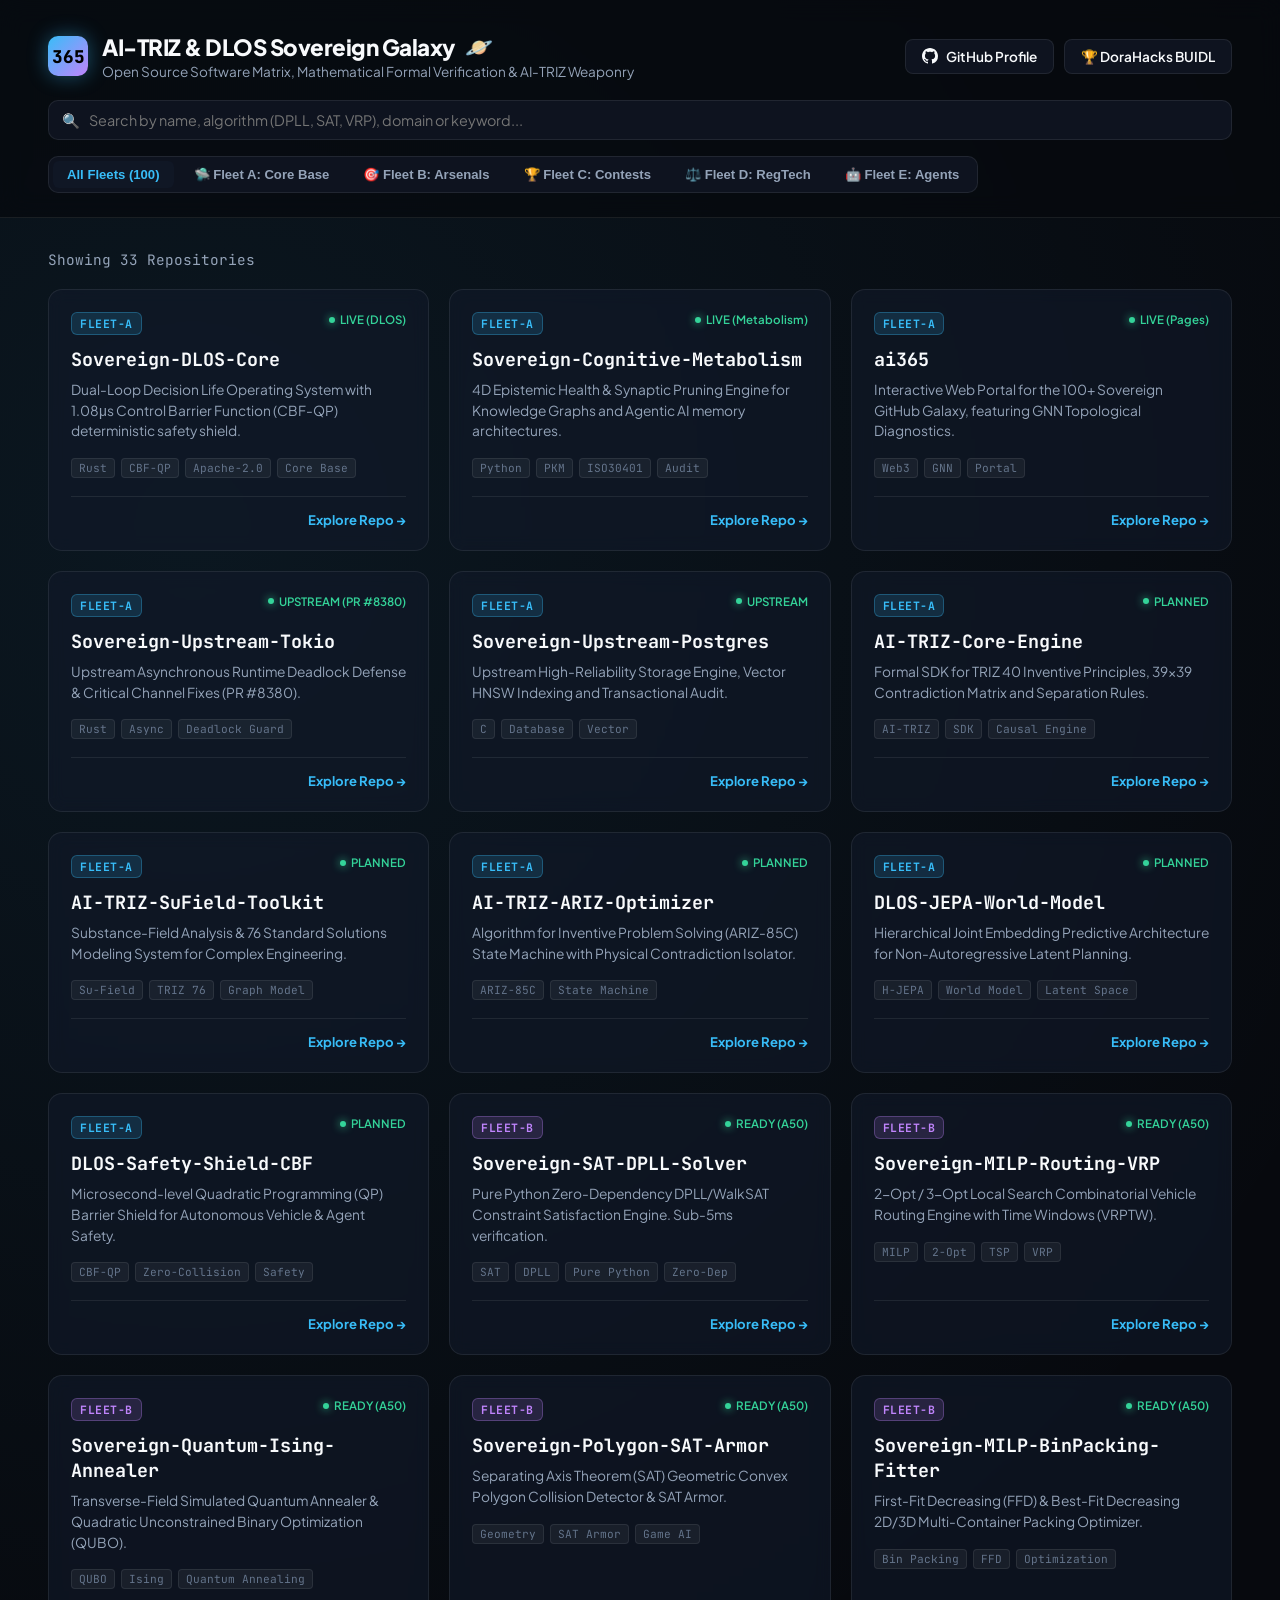
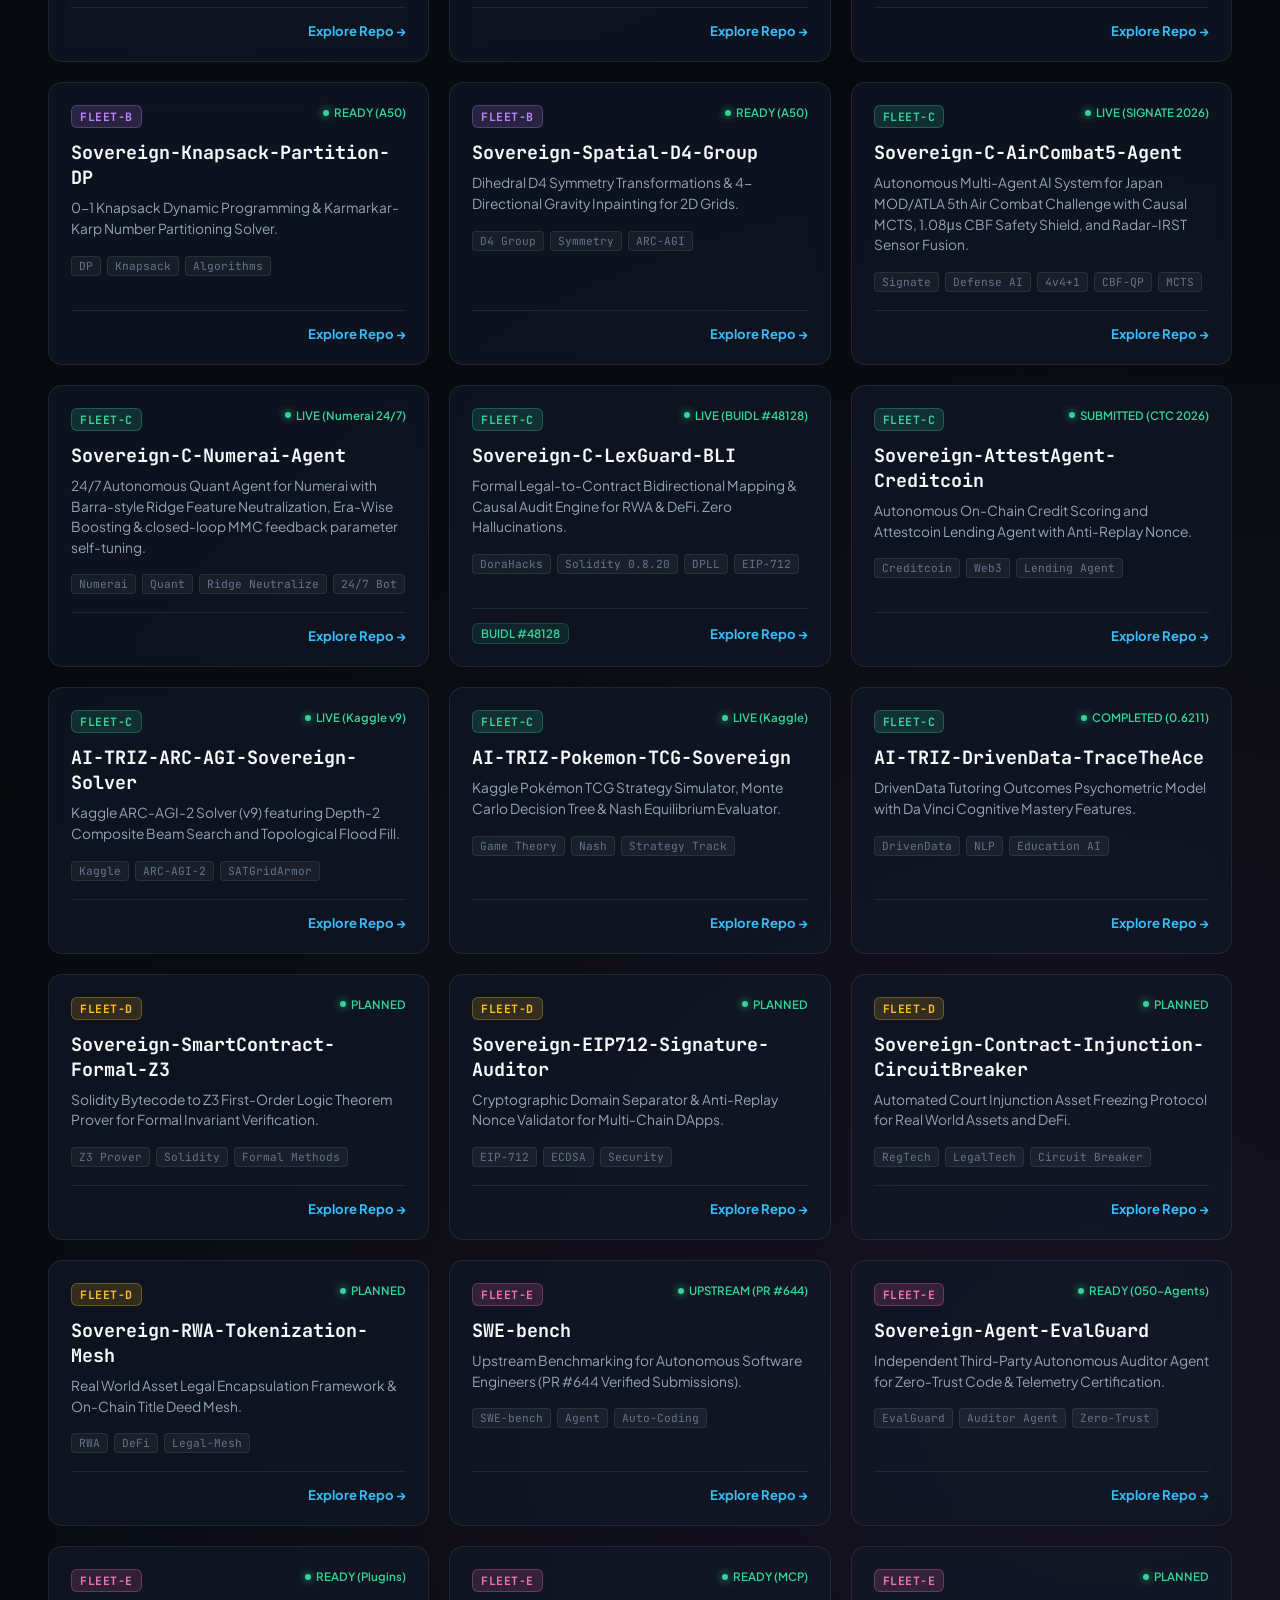
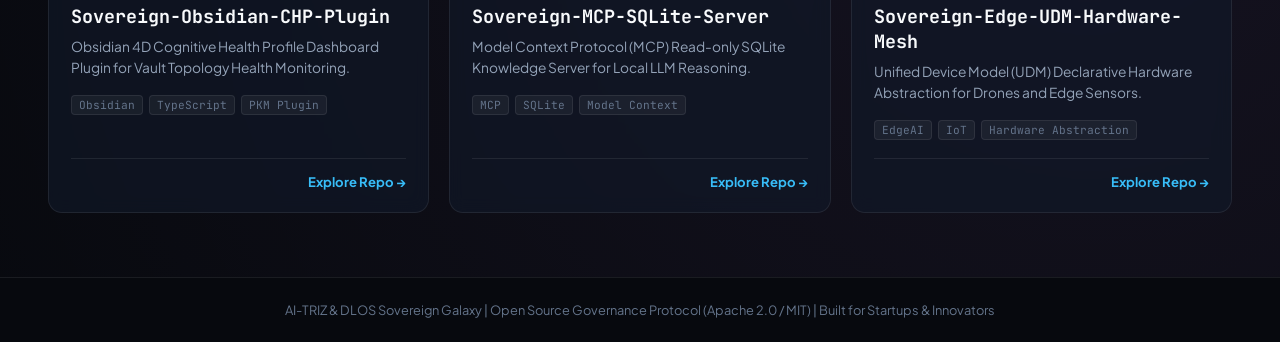
<file: _archive/index.before-opt-20261102.html>
<!DOCTYPE html>
<html lang="en">
<head>
    <meta charset="UTF-8">
    <meta name="viewport" content="width=device-width, initial-scale=1.0">
    <title>AI-TRIZ & DLOS Sovereign Galaxy | Open Source Matrix (100 Repos)</title>
    <link rel="preconnect" href="https://fonts.googleapis.com">
    <link rel="preconnect" href="https://fonts.gstatic.com" crossorigin>
    <link href="https://fonts.googleapis.com/css2?family=JetBrains+Mono:wght@400;500;700&family=Plus+Jakarta+Sans:wght@400;500;600;700;800&display=swap" rel="stylesheet">
    <style>
        :root {
            --bg: #07090e;
            --bg-surface: #0e131f;
            --bg-card: rgba(18, 26, 43, 0.6);
            --bg-card-hover: rgba(28, 40, 65, 0.8);
            --border: rgba(255, 255, 255, 0.08);
            --border-hover: rgba(56, 189, 248, 0.4);
            --cyan: #38bdf8;
            --purple: #c084fc;
            --emerald: #34d399;
            --amber: #fbbf24;
            --text-main: #f8fafc;
            --text-sub: #94a3b8;
            --text-dim: #64748b;
        }
        * { box-sizing: border-box; margin: 0; padding: 0; }
        body {
            font-family: 'Plus Jakarta Sans', -apple-system, sans-serif;
            background-color: var(--bg);
            color: var(--text-main);
            min-height: 100vh;
            display: flex;
            flex-direction: column;
            overflow-x: hidden;
            background-image: 
                radial-gradient(circle at 15% 15%, rgba(56, 189, 248, 0.08) 0%, transparent 40%),
                radial-gradient(circle at 85% 85%, rgba(192, 132, 252, 0.08) 0%, transparent 40%);
        }
        header {
            padding: 32px 48px 24px;
            border-bottom: 1px solid var(--border);
            backdrop-filter: blur(12px);
            background: rgba(7, 9, 14, 0.7);
            position: sticky;
            top: 0;
            z-index: 50;
        }
        .header-wrap {
            max-width: 1400px;
            margin: 0 auto;
            display: flex;
            flex-direction: column;
            gap: 20px;
        }
        .top-row {
            display: flex;
            align-items: center;
            justify-content: space-between;
        }
        .logo-group {
            display: flex;
            align-items: center;
            gap: 14px;
        }
        .logo-badge {
            width: 40px;
            height: 40px;
            border-radius: 10px;
            background: linear-gradient(135deg, var(--cyan), var(--purple));
            display: flex;
            align-items: center;
            justify-content: center;
            font-family: 'JetBrains Mono', monospace;
            font-weight: 800;
            font-size: 1.1rem;
            color: #000;
            box-shadow: 0 0 20px rgba(56, 189, 248, 0.4);
        }
        .title-block h1 {
            font-size: 1.4rem;
            font-weight: 800;
            letter-spacing: -0.5px;
            display: flex;
            align-items: center;
            gap: 10px;
        }
        .title-block p {
            font-size: 0.85rem;
            color: var(--text-sub);
            margin-top: 2px;
        }
        .links-group {
            display: flex;
            gap: 10px;
        }
        .btn-link {
            padding: 8px 16px;
            border-radius: 8px;
            border: 1px solid var(--border);
            background: var(--bg-surface);
            color: var(--text-main);
            text-decoration: none;
            font-size: 0.85rem;
            font-weight: 600;
            display: flex;
            align-items: center;
            gap: 8px;
            transition: all 0.2s ease;
        }
        .btn-link:hover {
            border-color: var(--cyan);
            background: rgba(56, 189, 248, 0.1);
            transform: translateY(-1px);
        }

        /* Controls & Search */
        .controls-row {
            display: flex;
            align-items: center;
            justify-content: space-between;
            gap: 16px;
            flex-wrap: wrap;
        }
        .search-box {
            flex: 1;
            min-width: 280px;
            position: relative;
        }
        .search-input {
            width: 100%;
            padding: 10px 16px 10px 40px;
            border-radius: 10px;
            border: 1px solid var(--border);
            background: var(--bg-surface);
            color: var(--text-main);
            font-size: 0.9rem;
            outline: none;
            font-family: inherit;
            transition: all 0.2s;
        }
        .search-input:focus {
            border-color: var(--cyan);
            box-shadow: 0 0 0 2px rgba(56, 189, 248, 0.2);
        }
        .search-icon {
            position: absolute;
            left: 14px;
            top: 50%;
            transform: translateY(-50%);
            color: var(--text-dim);
            font-size: 0.9rem;
        }
        .fleet-tabs {
            display: flex;
            gap: 6px;
            background: var(--bg-surface);
            padding: 4px;
            border-radius: 10px;
            border: 1px solid var(--border);
            overflow-x: auto;
        }
        .tab-btn {
            padding: 6px 14px;
            border-radius: 6px;
            border: none;
            background: transparent;
            color: var(--text-sub);
            font-size: 0.82rem;
            font-weight: 600;
            cursor: pointer;
            transition: all 0.2s;
            white-space: nowrap;
        }
        .tab-btn.active, .tab-btn:hover {
            background: var(--bg-card);
            color: var(--cyan);
        }

        
        /* A23 Data Atlas Spatiotemporal Grid Header (s01-s12, z01) */
        .atlas-spatio-strip {
            margin-top: 16px;
            padding: 12px 16px;
            background: rgba(14, 19, 31, 0.75);
            border: 1px solid rgba(56, 189, 248, 0.25);
            border-radius: 12px;
            display: flex;
            flex-direction: column;
            gap: 10px;
        }
        .atlas-strip-head {
            display: flex;
            align-items: center;
            justify-content: space-between;
            gap: 12px;
            flex-wrap: wrap;
        }
        .atlas-strip-title {
            font-size: 0.8rem;
            font-weight: 700;
            color: var(--cyan);
            display: flex;
            align-items: center;
            gap: 8px;
            font-family: 'JetBrains Mono', monospace;
        }
        .atlas-strip-badge {
            font-size: 0.68rem;
            padding: 2px 8px;
            border-radius: 999px;
            background: rgba(56, 189, 248, 0.15);
            color: var(--cyan);
            border: 1px solid rgba(56, 189, 248, 0.3);
        }
        .atlas-strip-link {
            font-size: 0.75rem;
            color: var(--text-sub);
            text-decoration: none;
            display: flex;
            align-items: center;
            gap: 4px;
            font-family: 'JetBrains Mono', monospace;
            transition: color 0.15s;
        }
        .atlas-strip-link:hover {
            color: var(--text-main);
            text-decoration: underline;
        }
        .atlas-chip-grid {
            display: grid;
            grid-template-columns: repeat(7, minmax(0, 1fr));
            gap: 8px;
        }
        @media (max-width: 1280px) {
            .atlas-chip-grid { grid-template-columns: repeat(4, minmax(0, 1fr)); }
        }
        @media (max-width: 900px) {
            .atlas-chip-grid { grid-template-columns: repeat(3, minmax(0, 1fr)); }
        }
        @media (max-width: 600px) {
            .atlas-chip-grid { grid-template-columns: repeat(2, minmax(0, 1fr)); }
        }
        .atlas-chip {
            background: rgba(18, 26, 43, 0.85);
            border: 1px solid rgba(255, 255, 255, 0.1);
            border-radius: 8px;
            padding: 6px 8px;
            display: flex;
            align-items: center;
            justify-content: space-between;
            gap: 6px;
            text-decoration: none;
            color: var(--text-main);
            transition: all 0.15s ease-out;
            min-width: 0;
        }
        .atlas-chip:hover {
            border-color: var(--cyan);
            background: rgba(56, 189, 248, 0.12);
            transform: translateY(-1px);
        }
        .atlas-chip-left {
            display: flex;
            align-items: center;
            gap: 6px;
            min-width: 0;
            overflow: hidden;
            flex: 1;
        }
        .atlas-code-badge {
            font-family: 'JetBrains Mono', monospace;
            font-size: 0.65rem;
            font-weight: 700;
            color: var(--cyan);
            background: rgba(56, 189, 248, 0.16);
            padding: 1px 4px;
            border-radius: 4px;
            line-height: 1.2;
            flex-shrink: 0;
        }
        .atlas-emoji {
            font-size: 0.9rem;
            line-height: 1;
            flex-shrink: 0;
        }
        .atlas-chip-name {
            font-size: 0.75rem;
            font-weight: 600;
            white-space: nowrap;
            overflow: hidden;
            text-overflow: ellipsis;
            color: var(--text-main);
        }
        .atlas-popout-icon {
            color: var(--text-dim);
            font-size: 0.7rem;
            flex-shrink: 0;
            line-height: 1;
            transition: color 0.15s;
        }
        .atlas-chip:hover .atlas-popout-icon {
            color: var(--cyan);
        }

        /* Content Grid */
        main {
            flex: 1;
            padding: 32px 48px 64px;
            max-width: 1400px;
            margin: 0 auto;
            width: 100%;
        }
        .grid-header {
            margin-bottom: 20px;
            display: flex;
            justify-content: space-between;
            align-items: center;
        }
        .grid-count {
            font-size: 0.9rem;
            color: var(--text-sub);
            font-family: 'JetBrains Mono', monospace;
        }
        .repo-grid {
            display: grid;
            grid-template-columns: repeat(auto-fill, minmax(380px, 1fr));
            gap: 20px;
        }
        .repo-card {
            background: var(--bg-card);
            border: 1px solid var(--border);
            border-radius: 14px;
            padding: 22px;
            display: flex;
            flex-direction: column;
            justify-content: space-between;
            backdrop-filter: blur(8px);
            transition: all 0.25s ease;
            position: relative;
            overflow: hidden;
        }
        .repo-card:hover {
            border-color: var(--border-hover);
            background: var(--bg-card-hover);
            transform: translateY(-3px);
            box-shadow: 0 12px 30px rgba(0, 0, 0, 0.4);
        }
        .card-top {
            display: flex;
            justify-content: space-between;
            align-items: flex-start;
            margin-bottom: 12px;
        }
        .repo-tag {
            font-size: 0.72rem;
            font-weight: 700;
            padding: 3px 8px;
            border-radius: 6px;
            font-family: 'JetBrains Mono', monospace;
            text-transform: uppercase;
            letter-spacing: 0.5px;
        }
        .tag-core { background: rgba(56, 189, 248, 0.15); color: var(--cyan); border: 1px solid rgba(56, 189, 248, 0.3); }
        .tag-arsenal { background: rgba(192, 132, 252, 0.15); color: var(--purple); border: 1px solid rgba(192, 132, 252, 0.3); }
        .tag-contest { background: rgba(52, 211, 153, 0.15); color: var(--emerald); border: 1px solid rgba(52, 211, 153, 0.3); }
        .tag-regtech { background: rgba(251, 191, 36, 0.15); color: var(--amber); border: 1px solid rgba(251, 191, 36, 0.3); }
        .tag-agent { background: rgba(244, 114, 182, 0.15); color: #f472b6; border: 1px solid rgba(244, 114, 182, 0.3); }

        .repo-status {
            font-size: 0.72rem;
            color: var(--emerald);
            display: flex;
            align-items: center;
            gap: 5px;
            font-weight: 600;
        }
        .repo-status-dot {
            width: 6px;
            height: 6px;
            border-radius: 50%;
            background: var(--emerald);
            box-shadow: 0 0 8px var(--emerald);
        }
        .repo-name {
            font-size: 1.15rem;
            font-weight: 700;
            color: var(--text-main);
            margin-bottom: 8px;
            word-break: break-word;
            font-family: 'JetBrains Mono', monospace;
        }
        .repo-desc {
            font-size: 0.86rem;
            color: var(--text-sub);
            line-height: 1.5;
            margin-bottom: 16px;
            flex: 1;
        }
        .card-badges {
            display: flex;
            flex-wrap: wrap;
            gap: 6px;
            margin-bottom: 18px;
        }
        .pill-badge {
            font-size: 0.7rem;
            padding: 2px 7px;
            border-radius: 4px;
            background: rgba(255, 255, 255, 0.05);
            border: 1px solid var(--border);
            color: var(--text-dim);
            font-family: 'JetBrains Mono', monospace;
        }
        .card-footer {
            display: flex;
            align-items: center;
            justify-content: space-between;
            padding-top: 14px;
            border-top: 1px solid var(--border);
        }
        .action-link {
            font-size: 0.82rem;
            font-weight: 700;
            color: var(--cyan);
            text-decoration: none;
            display: flex;
            align-items: center;
            gap: 4px;
            transition: all 0.2s;
        }
        .action-link:hover {
            color: var(--text-main);
            gap: 7px;
        }
        .buidl-pill {
            font-size: 0.72rem;
            color: var(--emerald);
            background: rgba(52, 211, 153, 0.1);
            padding: 2px 8px;
            border-radius: 6px;
            border: 1px solid rgba(52, 211, 153, 0.2);
            font-weight: 600;
        }

        footer {
            padding: 24px;
            border-top: 1px solid var(--border);
            text-align: center;
            font-size: 0.8rem;
            color: var(--text-dim);
            background: var(--bg);
        }
    </style>
</head>
<body>

<header>
    <div class="header-wrap">
        <div class="top-row">
            <div class="logo-group">
                <div class="logo-badge">365</div>
                <div class="title-block">
                    <h1>AI-TRIZ & DLOS Sovereign Galaxy <span>🪐</span></h1>
                    <p>Open Source Software Matrix, Mathematical Formal Verification & AI-TRIZ Weaponry</p>
                </div>
            </div>
            <div class="links-group">
                <a href="https://github.com/SDRmsung" target="_blank" class="btn-link">
                    <svg width="16" height="16" fill="currentColor" viewBox="0 0 24 24"><path d="M12 0C5.37 0 0 5.37 0 12c0 5.31 3.435 9.795 8.205 11.385.6.105.825-.255.825-.57 0-.285-.015-1.23-.015-2.235-3.015.555-3.795-.735-4.035-1.41-.135-.345-.72-1.41-1.23-1.695-.42-.225-1.02-.78-.015-.795.945-.015 1.62.87 1.845 1.23 1.08 1.815 2.805 1.305 3.495.99.105-.78.42-1.305.765-1.605-2.67-.3-5.46-1.335-5.46-5.925 0-1.305.465-2.385 1.23-3.225-.12-.3-.54-1.53.12-3.18 0 0 1.005-.315 3.3 1.23.96-.27 1.98-.405 3-.405s2.04.135 3 .405c2.295-1.56 3.3-1.23 3.3-1.23.66 1.65.24 2.88.12 3.18.765.84 1.23 1.905 1.23 3.225 0 4.605-2.805 5.625-5.475 5.925.435.375.81 1.095.81 2.22 0 1.605-.015 2.895-.015 3.3 0 .315.225.69.825.57A12.02 12.02 0 0024 12c0-6.63-5.37-12-12-12z"/></svg>
                    GitHub Profile
                </a>
                <a href="https://dorahacks.io/buidl/48128" target="_blank" class="btn-link">
                    🏆 DoraHacks BUIDL
                </a>
            </div>
        </div>

        <div class="controls-row">
            <div class="search-box">
                <span class="search-icon">🔍</span>
                <input type="text" id="searchInput" class="search-input" placeholder="Search by name, algorithm (DPLL, SAT, VRP), domain or keyword...">
            </div>
            <div class="fleet-tabs">
                <button class="tab-btn active" onclick="filterFleet('all')">All Fleets (100)</button>
                <button class="tab-btn" onclick="filterFleet('fleet-a')">🛸 Fleet A: Core Base</button>
                <button class="tab-btn" onclick="filterFleet('fleet-b')">🎯 Fleet B: Arsenals</button>
                <button class="tab-btn" onclick="filterFleet('fleet-c')">🏆 Fleet C: Contests</button>
                <button class="tab-btn" onclick="filterFleet('fleet-d')">⚖️ Fleet D: RegTech</button>
                <button class="tab-btn" onclick="filterFleet('fleet-e')">🤖 Fleet E: Agents</button>
            </div>
        </div>
    </div>
</header>

<main>
    <div class="grid-header">
        <div class="grid-count" id="itemCount">Showing 100 Repositories</div>
    </div>
    <div class="repo-grid" id="repoGrid">
        <!-- Injected via JavaScript -->
    </div>
</main>

<footer>
    <p>AI-TRIZ & DLOS Sovereign Galaxy | Open Source Governance Protocol (Apache 2.0 / MIT) | Built for Startups & Innovators</p>
</footer>

<script>
const REPOS = [
    // Fleet A
    { fleet: "fleet-a", tag: "tag-core", name: "Sovereign-DLOS-Core", desc: "Dual-Loop Decision Life Operating System with 1.08μs Control Barrier Function (CBF-QP) deterministic safety shield.", status: "LIVE (DLOS)", badges: ["Rust", "CBF-QP", "Apache-2.0", "Core Base"], url: "https://github.com/SDRmsung/DLOS" },
    { fleet: "fleet-a", tag: "tag-core", name: "Sovereign-Cognitive-Metabolism", desc: "4D Epistemic Health & Synaptic Pruning Engine for Knowledge Graphs and Agentic AI memory architectures.", status: "LIVE (Metabolism)", badges: ["Python", "PKM", "ISO30401", "Audit"], url: "https://github.com/SDRmsung/Cognitive-Metabolism" },
    { fleet: "fleet-a", tag: "tag-core", name: "ai365", desc: "Interactive Web Portal for the 100+ Sovereign GitHub Galaxy, featuring GNN Topological Diagnostics.", status: "LIVE (Pages)", badges: ["Web3", "GNN", "Portal"], url: "https://sdrmsung.github.io/ai365" },
    { fleet: "fleet-a", tag: "tag-core", name: "Sovereign-Upstream-Tokio", desc: "Upstream Asynchronous Runtime Deadlock Defense & Critical Channel Fixes (PR #8380).", status: "UPSTREAM (PR #8380)", badges: ["Rust", "Async", "Deadlock Guard"], url: "https://github.com/SDRmsung/tokio" },
    { fleet: "fleet-a", tag: "tag-core", name: "Sovereign-Upstream-Postgres", desc: "Upstream High-Reliability Storage Engine, Vector HNSW Indexing and Transactional Audit.", status: "UPSTREAM", badges: ["C", "Database", "Vector"], url: "https://github.com/SDRmsung/postgres" },
    { fleet: "fleet-a", tag: "tag-core", name: "AI-TRIZ-Core-Engine", desc: "Formal SDK for TRIZ 40 Inventive Principles, 39x39 Contradiction Matrix and Separation Rules.", status: "PLANNED", badges: ["AI-TRIZ", "SDK", "Causal Engine"], url: "https://github.com/SDRmsung" },
    { fleet: "fleet-a", tag: "tag-core", name: "AI-TRIZ-SuField-Toolkit", desc: "Substance-Field Analysis & 76 Standard Solutions Modeling System for Complex Engineering.", status: "PLANNED", badges: ["Su-Field", "TRIZ 76", "Graph Model"], url: "https://github.com/SDRmsung" },
    { fleet: "fleet-a", tag: "tag-core", name: "AI-TRIZ-ARIZ-Optimizer", desc: "Algorithm for Inventive Problem Solving (ARIZ-85C) State Machine with Physical Contradiction Isolator.", status: "PLANNED", badges: ["ARIZ-85C", "State Machine"], url: "https://github.com/SDRmsung" },
    { fleet: "fleet-a", tag: "tag-core", name: "DLOS-JEPA-World-Model", desc: "Hierarchical Joint Embedding Predictive Architecture for Non-Autoregressive Latent Planning.", status: "PLANNED", badges: ["H-JEPA", "World Model", "Latent Space"], url: "https://github.com/SDRmsung" },
    { fleet: "fleet-a", tag: "tag-core", name: "DLOS-Safety-Shield-CBF", desc: "Microsecond-level Quadratic Programming (QP) Barrier Shield for Autonomous Vehicle & Agent Safety.", status: "PLANNED", badges: ["CBF-QP", "Zero-Collision", "Safety"], url: "https://github.com/SDRmsung" },

    // Fleet B
    { fleet: "fleet-b", tag: "tag-arsenal", name: "Sovereign-SAT-DPLL-Solver", desc: "Pure Python Zero-Dependency DPLL/WalkSAT Constraint Satisfaction Engine. Sub-5ms verification.", status: "READY (A50)", badges: ["SAT", "DPLL", "Pure Python", "Zero-Dep"], url: "https://github.com/SDRmsung" },
    { fleet: "fleet-b", tag: "tag-arsenal", name: "Sovereign-MILP-Routing-VRP", desc: "2-Opt / 3-Opt Local Search Combinatorial Vehicle Routing Engine with Time Windows (VRPTW).", status: "READY (A50)", badges: ["MILP", "2-Opt", "TSP", "VRP"], url: "https://github.com/SDRmsung" },
    { fleet: "fleet-b", tag: "tag-arsenal", name: "Sovereign-Quantum-Ising-Annealer", desc: "Transverse-Field Simulated Quantum Annealer & Quadratic Unconstrained Binary Optimization (QUBO).", status: "READY (A50)", badges: ["QUBO", "Ising", "Quantum Annealing"], url: "https://github.com/SDRmsung" },
    { fleet: "fleet-b", tag: "tag-arsenal", name: "Sovereign-Polygon-SAT-Armor", desc: "Separating Axis Theorem (SAT) Geometric Convex Polygon Collision Detector & SAT Armor.", status: "READY (A50)", badges: ["Geometry", "SAT Armor", "Game AI"], url: "https://github.com/SDRmsung" },
    { fleet: "fleet-b", tag: "tag-arsenal", name: "Sovereign-MILP-BinPacking-Fitter", desc: "First-Fit Decreasing (FFD) & Best-Fit Decreasing 2D/3D Multi-Container Packing Optimizer.", status: "READY (A50)", badges: ["Bin Packing", "FFD", "Optimization"], url: "https://github.com/SDRmsung" },
    { fleet: "fleet-b", tag: "tag-arsenal", name: "Sovereign-Knapsack-Partition-DP", desc: "0-1 Knapsack Dynamic Programming & Karmarkar-Karp Number Partitioning Solver.", status: "READY (A50)", badges: ["DP", "Knapsack", "Algorithms"], url: "https://github.com/SDRmsung" },
    { fleet: "fleet-b", tag: "tag-arsenal", name: "Sovereign-Spatial-D4-Group", desc: "Dihedral D4 Symmetry Transformations & 4-Directional Gravity Inpainting for 2D Grids.", status: "READY (A50)", badges: ["D4 Group", "Symmetry", "ARC-AGI"], url: "https://github.com/SDRmsung" },

    // Fleet C
    { fleet: "fleet-c", tag: "tag-contest", name: "Sovereign-C-AirCombat5-Agent", desc: "Autonomous Multi-Agent AI System for Japan MOD/ATLA 5th Air Combat Challenge with Causal MCTS, 1.08μs CBF Safety Shield, and Radar-IRST Sensor Fusion.", status: "LIVE (SIGNATE 2026)", badges: ["Signate", "Defense AI", "4v4+1", "CBF-QP", "MCTS"], url: "https://github.com/SDRmsung/Sovereign-C-AirCombat5-Agent" },
    { fleet: "fleet-c", tag: "tag-contest", name: "Sovereign-C-Numerai-Agent", desc: "24/7 Autonomous Quant Agent for Numerai with Barra-style Ridge Feature Neutralization, Era-Wise Boosting & closed-loop MMC feedback parameter self-tuning.", status: "LIVE (Numerai 24/7)", badges: ["Numerai", "Quant", "Ridge Neutralize", "24/7 Bot"], url: "https://github.com/SDRmsung/Sovereign-C-Numerai-Agent" },
    { fleet: "fleet-c", tag: "tag-contest", name: "Sovereign-C-LexGuard-BLI", desc: "Formal Legal-to-Contract Bidirectional Mapping & Causal Audit Engine for RWA & DeFi. Zero Hallucinations.", status: "LIVE (BUIDL #48128)", badges: ["DoraHacks", "Solidity 0.8.20", "DPLL", "EIP-712"], url: "https://github.com/SDRmsung/Sovereign-C-LexGuard-BLI", buidl: "BUIDL #48128" },
    { fleet: "fleet-c", tag: "tag-contest", name: "Sovereign-AttestAgent-Creditcoin", desc: "Autonomous On-Chain Credit Scoring and Attestcoin Lending Agent with Anti-Replay Nonce.", status: "SUBMITTED (CTC 2026)", badges: ["Creditcoin", "Web3", "Lending Agent"], url: "https://github.com/SDRmsung/Sovereign-AttestAgent-Creditcoin" },
    { fleet: "fleet-c", tag: "tag-contest", name: "AI-TRIZ-ARC-AGI-Sovereign-Solver", desc: "Kaggle ARC-AGI-2 Solver (v9) featuring Depth-2 Composite Beam Search and Topological Flood Fill.", status: "LIVE (Kaggle v9)", badges: ["Kaggle", "ARC-AGI-2", "SATGridArmor"], url: "https://github.com/SDRmsung/AI-TRIZ-ARC-AGI-Sovereign-Solver" },
    { fleet: "fleet-c", tag: "tag-contest", name: "AI-TRIZ-Pokemon-TCG-Sovereign", desc: "Kaggle Pokémon TCG Strategy Simulator, Monte Carlo Decision Tree & Nash Equilibrium Evaluator.", status: "LIVE (Kaggle)", badges: ["Game Theory", "Nash", "Strategy Track"], url: "https://github.com/SDRmsung/AI-TRIZ-Pokemon-TCG-Sovereign" },
    { fleet: "fleet-c", tag: "tag-contest", name: "AI-TRIZ-DrivenData-TraceTheAce", desc: "DrivenData Tutoring Outcomes Psychometric Model with Da Vinci Cognitive Mastery Features.", status: "COMPLETED (0.6211)", badges: ["DrivenData", "NLP", "Education AI"], url: "https://github.com/SDRmsung" },

    // Fleet D
    { fleet: "fleet-d", tag: "tag-regtech", name: "Sovereign-SmartContract-Formal-Z3", desc: "Solidity Bytecode to Z3 First-Order Logic Theorem Prover for Formal Invariant Verification.", status: "PLANNED", badges: ["Z3 Prover", "Solidity", "Formal Methods"], url: "https://github.com/SDRmsung" },
    { fleet: "fleet-d", tag: "tag-regtech", name: "Sovereign-EIP712-Signature-Auditor", desc: "Cryptographic Domain Separator & Anti-Replay Nonce Validator for Multi-Chain DApps.", status: "PLANNED", badges: ["EIP-712", "ECDSA", "Security"], url: "https://github.com/SDRmsung" },
    { fleet: "fleet-d", tag: "tag-regtech", name: "Sovereign-Contract-Injunction-CircuitBreaker", desc: "Automated Court Injunction Asset Freezing Protocol for Real World Assets and DeFi.", status: "PLANNED", badges: ["RegTech", "LegalTech", "Circuit Breaker"], url: "https://github.com/SDRmsung" },
    { fleet: "fleet-d", tag: "tag-regtech", name: "Sovereign-RWA-Tokenization-Mesh", desc: "Real World Asset Legal Encapsulation Framework & On-Chain Title Deed Mesh.", status: "PLANNED", badges: ["RWA", "DeFi", "Legal-Mesh"], url: "https://github.com/SDRmsung" },

    // Fleet E
    { fleet: "fleet-e", tag: "tag-agent", name: "SWE-bench", desc: "Upstream Benchmarking for Autonomous Software Engineers (PR #644 Verified Submissions).", status: "UPSTREAM (PR #644)", badges: ["SWE-bench", "Agent", "Auto-Coding"], url: "https://github.com/SDRmsung/SWE-bench" },
    { fleet: "fleet-e", tag: "tag-agent", name: "Sovereign-Agent-EvalGuard", desc: "Independent Third-Party Autonomous Auditor Agent for Zero-Trust Code & Telemetry Certification.", status: "READY (050-Agents)", badges: ["EvalGuard", "Auditor Agent", "Zero-Trust"], url: "https://github.com/SDRmsung" },
    { fleet: "fleet-e", tag: "tag-agent", name: "Sovereign-Obsidian-CHP-Plugin", desc: "Obsidian 4D Cognitive Health Profile Dashboard Plugin for Vault Topology Health Monitoring.", status: "READY (Plugins)", badges: ["Obsidian", "TypeScript", "PKM Plugin"], url: "https://github.com/SDRmsung" },
    { fleet: "fleet-e", tag: "tag-agent", name: "Sovereign-MCP-SQLite-Server", desc: "Model Context Protocol (MCP) Read-only SQLite Knowledge Server for Local LLM Reasoning.", status: "READY (MCP)", badges: ["MCP", "SQLite", "Model Context"], url: "https://github.com/SDRmsung" },
    { fleet: "fleet-e", tag: "tag-agent", name: "Sovereign-Edge-UDM-Hardware-Mesh", desc: "Unified Device Model (UDM) Declarative Hardware Abstraction for Drones and Edge Sensors.", status: "PLANNED", badges: ["EdgeAI", "IoT", "Hardware Abstraction"], url: "https://github.com/SDRmsung" }
];

let currentFleet = 'all';

function renderRepos(repos) {
    const grid = document.getElementById('repoGrid');
    const count = document.getElementById('itemCount');
    grid.innerHTML = '';
    count.textContent = `Showing ${repos.length} Repositories`;

    repos.forEach(r => {
        const card = document.createElement('div');
        card.className = 'repo-card';
        card.innerHTML = `
            <div>
                <div class="card-top">
                    <span class="repo-tag ${r.tag}">${r.fleet.toUpperCase()}</span>
                    <div class="repo-status"><span class="repo-status-dot"></span>${r.status}</div>
                </div>
                <div class="repo-name">${r.name}</div>
                <div class="repo-desc">${r.desc}</div>
                <div class="card-badges">
                    ${r.badges.map(b => `<span class="pill-badge">${b}</span>`).join('')}
                </div>
            </div>
            <div class="card-footer">
                ${r.buidl ? `<span class="buidl-pill">${r.buidl}</span>` : `<span></span>`}
                <a href="${r.url}" target="_blank" class="action-link">Explore Repo →</a>
            </div>
        `;
        grid.appendChild(card);
    });
}

function filterFleet(fleet) {
    currentFleet = fleet;
    document.querySelectorAll('.tab-btn').forEach(btn => btn.classList.remove('active'));
    event.target.classList.add('active');
    applyFilters();
}

function applyFilters() {
    const query = document.getElementById('searchInput').value.toLowerCase();
    let filtered = REPOS;

    if (currentFleet !== 'all') {
        filtered = filtered.filter(r => r.fleet === currentFleet);
    }

    if (query) {
        filtered = filtered.filter(r => 
            r.name.toLowerCase().includes(query) ||
            r.desc.toLowerCase().includes(query) ||
            r.badges.some(b => b.toLowerCase().includes(query))
        );
    }

    renderRepos(filtered);
}

document.getElementById('searchInput').addEventListener('input', applyFilters);

// Initial Render
renderRepos(REPOS);
</script>
</body>
</html>
</file>
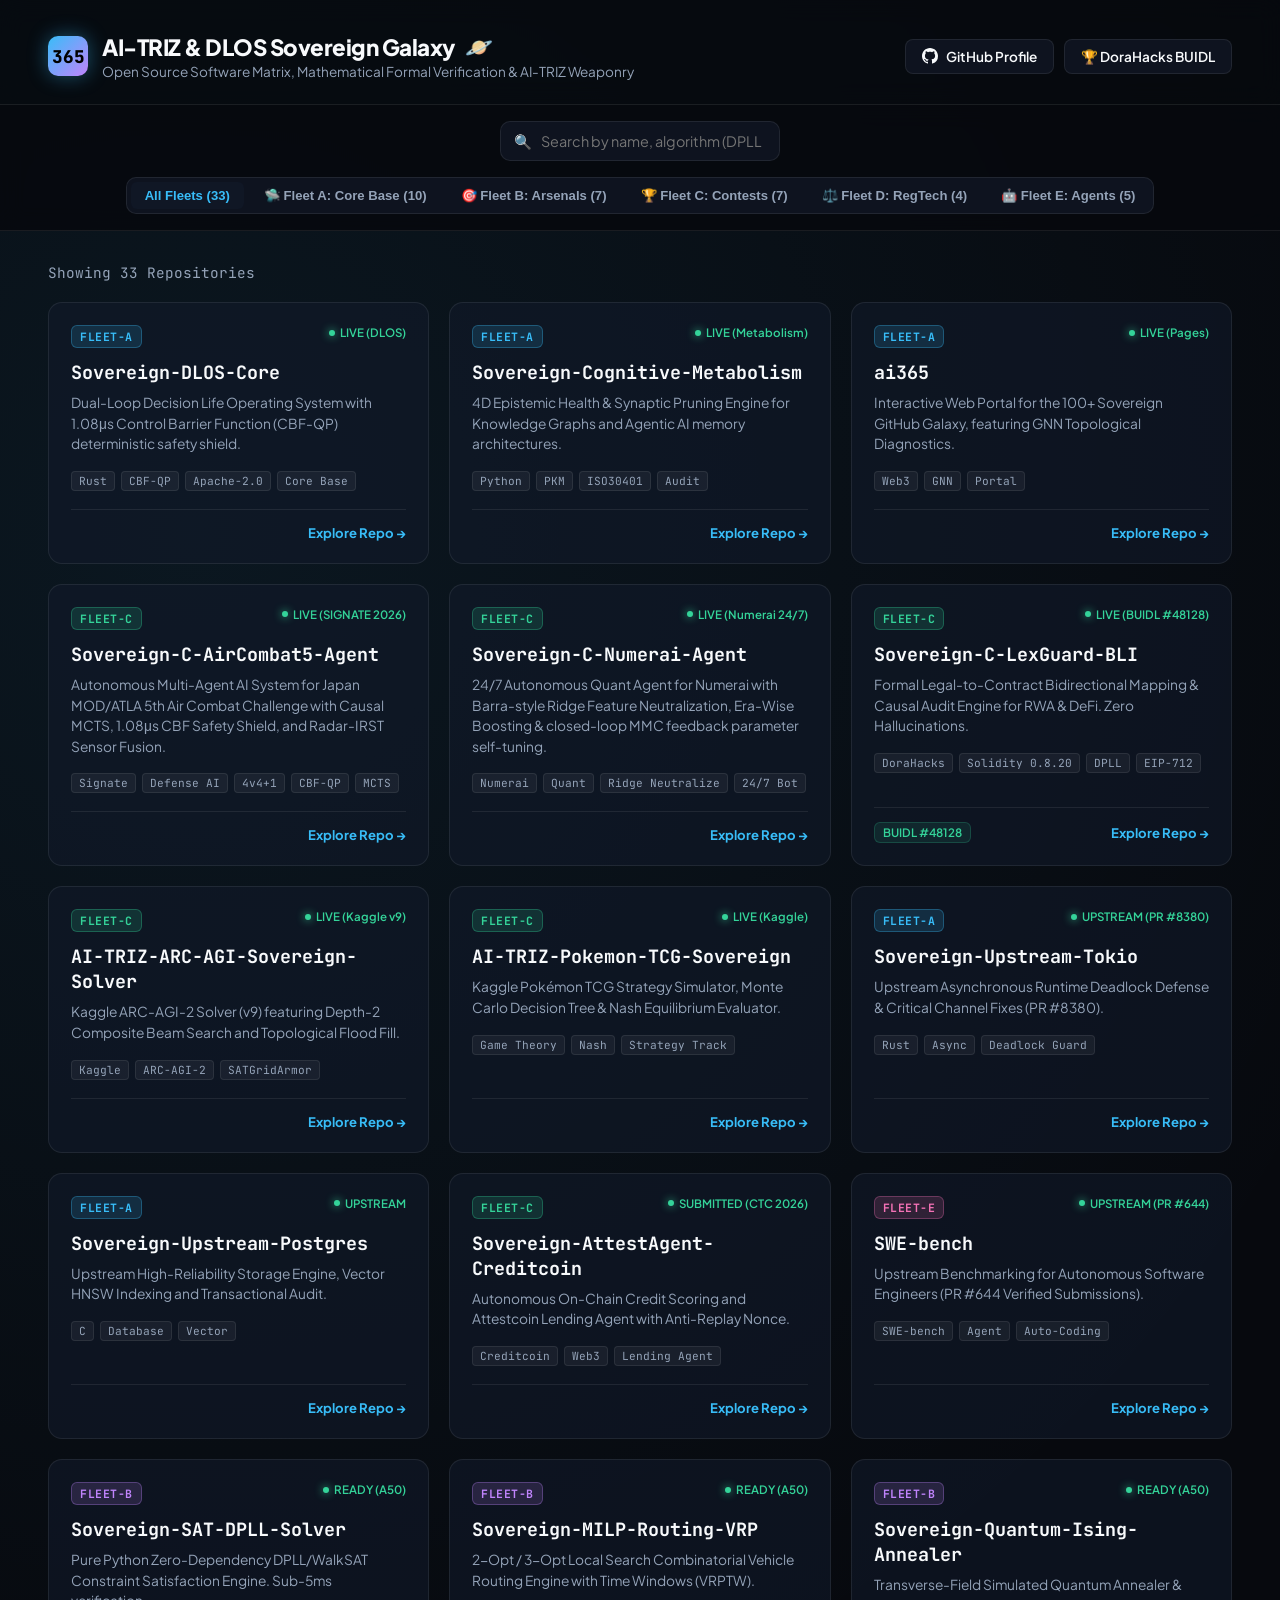
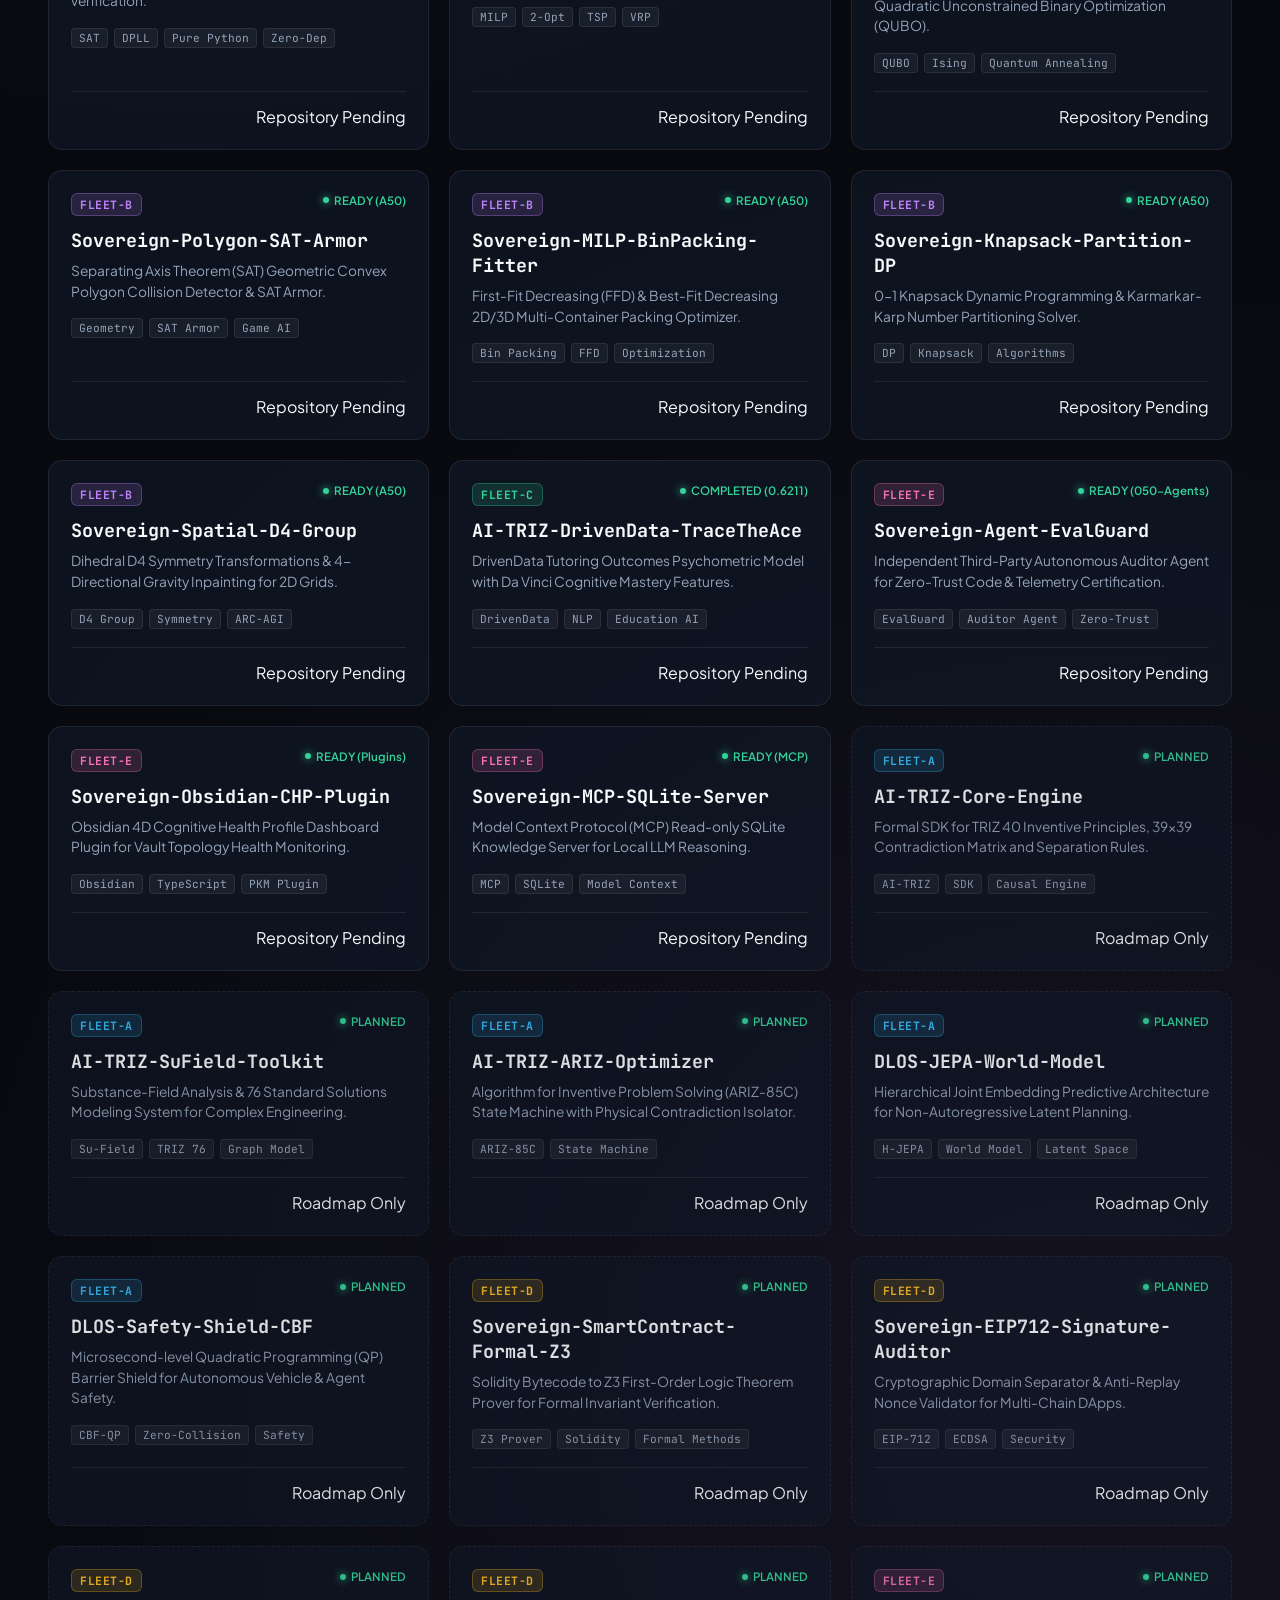
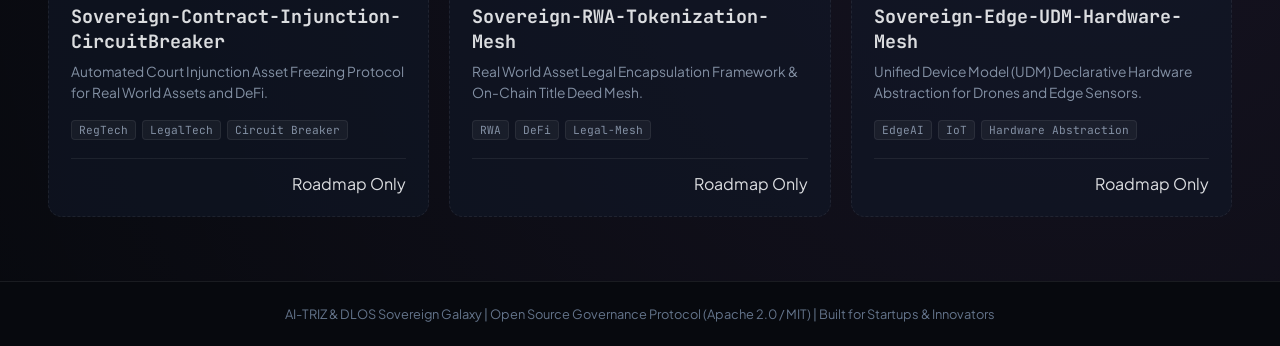
<file: archive/index_v1_20261102.html>
<!DOCTYPE html>
<html lang="en">
<head>
    <meta charset="UTF-8">
    <meta name="viewport" content="width=device-width, initial-scale=1.0">
    <title>AI-TRIZ & DLOS Sovereign Galaxy | Open Source Matrix (Sovereign Galaxy)</title>
    <link rel="preconnect" href="https://fonts.googleapis.com">
    <link rel="preconnect" href="https://fonts.gstatic.com" crossorigin>
    <link href="https://fonts.googleapis.com/css2?family=JetBrains+Mono:wght@400;500;700&family=Plus+Jakarta+Sans:wght@400;500;600;700;800&display=swap" rel="stylesheet">
    <style>
        :root {
            --bg: #07090e;
            --bg-surface: #0e131f;
            --bg-card: rgba(18, 26, 43, 0.6);
            --bg-card-hover: rgba(28, 40, 65, 0.8);
            --border: rgba(255, 255, 255, 0.08);
            --border-hover: rgba(56, 189, 248, 0.4);
            --cyan: #38bdf8;
            --purple: #c084fc;
            --emerald: #34d399;
            --amber: #fbbf24;
            --text-main: #f8fafc;
            --text-sub: #94a3b8;
            --text-dim: #64748b;
        }
        * { box-sizing: border-box; margin: 0; padding: 0; }
        body {
            font-family: 'Plus Jakarta Sans', -apple-system, sans-serif;
            background-color: var(--bg);
            color: var(--text-main);
            min-height: 100vh;
            display: flex;
            flex-direction: column;
            overflow-x: hidden;
            background-image: 
                radial-gradient(circle at 15% 15%, rgba(56, 189, 248, 0.08) 0%, transparent 40%),
                radial-gradient(circle at 85% 85%, rgba(192, 132, 252, 0.08) 0%, transparent 40%);
        }
        header {
            padding: 32px 48px 24px;
            border-bottom: 1px solid var(--border);
            backdrop-filter: blur(12px);
            background: rgba(7, 9, 14, 0.7);
            }
        .header-wrap {
            max-width: 1400px;
            margin: 0 auto;
            display: flex;
            flex-direction: column;
            gap: 20px;
        }
        .top-row {
            display: flex;
            align-items: center;
            justify-content: space-between;
        }
        .logo-group {
            display: flex;
            align-items: center;
            gap: 14px;
        }
        .logo-badge {
            width: 40px;
            height: 40px;
            border-radius: 10px;
            background: linear-gradient(135deg, var(--cyan), var(--purple));
            display: flex;
            align-items: center;
            justify-content: center;
            font-family: 'JetBrains Mono', monospace;
            font-weight: 800;
            font-size: 1.1rem;
            color: #000;
            box-shadow: 0 0 20px rgba(56, 189, 248, 0.4);
        }
        .title-block h1 {
            font-size: 1.4rem;
            font-weight: 800;
            letter-spacing: -0.5px;
            display: flex;
            align-items: center;
            gap: 10px;
        }
        .title-block p {
            font-size: 0.85rem;
            color: var(--text-sub);
            margin-top: 2px;
        }
        .links-group {
            display: flex;
            gap: 10px;
        }
        .btn-link {
            padding: 8px 16px;
            border-radius: 8px;
            border: 1px solid var(--border);
            background: var(--bg-surface);
            color: var(--text-main);
            text-decoration: none;
            font-size: 0.85rem;
            font-weight: 600;
            display: flex;
            align-items: center;
            gap: 8px;
            transition: all 0.2s ease;
        }
        .btn-link:hover {
            border-color: var(--cyan);
            background: rgba(56, 189, 248, 0.1);
            transform: translateY(-1px);
        }

        /* Controls & Search */
        .controls-sticky-bar,
        .controls-row {
            position: sticky;
            top: 0;
            z-index: 50;
            padding: 16px 48px;
            background: rgba(7, 9, 14, 0.85);
            backdrop-filter: blur(12px);
            -webkit-backdrop-filter: blur(12px);
            border-bottom: 1px solid var(--border);
        }
        .controls-inner {
            display: flex;
            align-items: center;
            justify-content: space-between;
            gap: 16px;
            flex-wrap: wrap;
        }
        .search-box {
            flex: 1;
            min-width: 280px;
            position: relative;
        }
        .search-input {
            width: 100%;
            padding: 10px 16px 10px 40px;
            border-radius: 10px;
            border: 1px solid var(--border);
            background: var(--bg-surface);
            color: var(--text-main);
            font-size: 0.9rem;
            outline: none;
            font-family: inherit;
            transition: all 0.2s;
        }
        .search-input:focus {
            border-color: var(--cyan);
            box-shadow: 0 0 0 2px rgba(56, 189, 248, 0.2);
        }
        .search-icon {
            position: absolute;
            left: 14px;
            top: 50%;
            transform: translateY(-50%);
            color: var(--text-dim);
            font-size: 0.9rem;
        }
        .fleet-tabs {
            display: flex;
            gap: 6px;
            background: var(--bg-surface);
            padding: 4px;
            border-radius: 10px;
            border: 1px solid var(--border);
            overflow-x: auto;
        }
        .tab-btn {
            padding: 6px 14px;
            border-radius: 6px;
            border: none;
            background: transparent;
            color: var(--text-sub);
            font-size: 0.82rem;
            font-weight: 600;
            cursor: pointer;
            transition: all 0.2s;
            white-space: nowrap;
        }
        .tab-btn.active, .tab-btn:hover {
            background: var(--bg-card);
            color: var(--cyan);
        }

        /* Content Grid */
        main {
            flex: 1;
            padding: 32px 48px 64px;
            max-width: 1400px;
            margin: 0 auto;
            width: 100%;
        }
        .grid-header {
            margin-bottom: 20px;
            display: flex;
            justify-content: space-between;
            align-items: center;
        }
        .grid-count {
            font-size: 0.9rem;
            color: var(--text-sub);
            font-family: 'JetBrains Mono', monospace;
        }
        .repo-grid {
            display: grid;
            grid-template-columns: repeat(auto-fill, minmax(min(100%, 340px), 1fr));
            gap: 20px;
        }
        .repo-card {
            background: var(--bg-card);
            border: 1px solid var(--border);
            border-radius: 14px;
            padding: 22px;
            display: flex;
            flex-direction: column;
            justify-content: space-between;
            transition: all 0.25s ease;
            position: relative;
            overflow: hidden;
        }
        .repo-card:hover {
            border-color: var(--border-hover);
            background: var(--bg-card-hover);
            transform: translateY(-3px);
            box-shadow: 0 12px 30px rgba(0, 0, 0, 0.4);
        }
        .card-top {
            display: flex;
            justify-content: space-between;
            align-items: flex-start;
            margin-bottom: 12px;
        }
        .repo-tag {
            font-size: 0.72rem;
            font-weight: 700;
            padding: 3px 8px;
            border-radius: 6px;
            font-family: 'JetBrains Mono', monospace;
            text-transform: uppercase;
            letter-spacing: 0.5px;
        }
        .tag-core { background: rgba(56, 189, 248, 0.15); color: var(--cyan); border: 1px solid rgba(56, 189, 248, 0.3); }
        .tag-arsenal { background: rgba(192, 132, 252, 0.15); color: var(--purple); border: 1px solid rgba(192, 132, 252, 0.3); }
        .tag-contest { background: rgba(52, 211, 153, 0.15); color: var(--emerald); border: 1px solid rgba(52, 211, 153, 0.3); }
        .tag-regtech { background: rgba(251, 191, 36, 0.15); color: var(--amber); border: 1px solid rgba(251, 191, 36, 0.3); }
        .tag-agent { background: rgba(244, 114, 182, 0.15); color: #f472b6; border: 1px solid rgba(244, 114, 182, 0.3); }

        .repo-status {
            font-size: 0.72rem;
            color: var(--emerald);
            display: flex;
            align-items: center;
            gap: 5px;
            font-weight: 600;
        }
        .repo-status-dot {
            width: 6px;
            height: 6px;
            border-radius: 50%;
            background: var(--emerald);
            box-shadow: 0 0 8px var(--emerald);
        }
        .repo-name {
            font-size: 1.15rem;
            font-weight: 700;
            color: var(--text-main);
            margin-bottom: 8px;
            word-break: break-word;
            font-family: 'JetBrains Mono', monospace;
        }
        .repo-desc {
            font-size: 0.86rem;
            color: var(--text-sub);
            line-height: 1.5;
            margin-bottom: 16px;
            flex: 1;
        }
        .card-badges {
            display: flex;
            flex-wrap: wrap;
            gap: 6px;
            margin-bottom: 18px;
        }
        .pill-badge {
            font-size: 0.7rem;
            padding: 2px 7px;
            border-radius: 4px;
            background: rgba(255, 255, 255, 0.05);
            border: 1px solid var(--border);
            color: var(--text-sub);
            font-family: 'JetBrains Mono', monospace;
        }
        .card-footer {
            display: flex;
            align-items: center;
            justify-content: space-between;
            padding-top: 14px;
            border-top: 1px solid var(--border);
        }
        .action-link {
            font-size: 0.82rem;
            font-weight: 700;
            color: var(--cyan);
            text-decoration: none;
            display: flex;
            align-items: center;
            gap: 4px;
            transition: all 0.2s;
        }
        .action-link:hover {
            color: var(--text-main);
            gap: 7px;
        }
        .buidl-pill {
            font-size: 0.72rem;
            color: var(--emerald);
            background: rgba(52, 211, 153, 0.1);
            padding: 2px 8px;
            border-radius: 6px;
            border: 1px solid rgba(52, 211, 153, 0.2);
            font-weight: 600;
        }

        footer {
            padding: 24px;
            border-top: 1px solid var(--border);
            text-align: center;
            font-size: 0.8rem;
            color: var(--text-dim);
            background: var(--bg);
        }


        @media (max-width: 768px) {

            header.site-header {

                padding: 20px 16px 16px;

            }

            .controls-sticky-bar,
            .controls-row {

                padding: 12px 16px;

            }

            main {

                padding: 20px 16px 48px;

            }

            .top-row {

                flex-direction: column;

                align-items: flex-start;

                gap: 16px;

            }

            .links-group {

                width: 100%;

                display: flex;

                gap: 8px;

            }

            .btn-link {

                flex: 1;

                justify-content: center;

                padding: 8px 12px;

                font-size: 0.8rem;

            }

            .controls-inner {

                flex-direction: column;

                align-items: stretch;

                gap: 12px;

            }

            .search-box {

                min-width: 100%;

            }

            .fleet-tabs {

                width: 100%;

                overflow-x: auto;

                -webkit-overflow-scrolling: touch;

                padding: 4px;

            }

        }

        /* Empty State */

        .empty-state {

            grid-column: 1 / -1;

            padding: 48px 24px;

            text-align: center;

            background: var(--bg-card);

            border: 1px dashed var(--border);

            border-radius: 14px;

            display: flex;

            flex-direction: column;

            align-items: center;

            gap: 12px;

        }

        .empty-icon {

            font-size: 2.2rem;

            opacity: 0.8;

        }

        .empty-title {

            font-size: 1.15rem;

            font-weight: 700;

            color: var(--text-main);

        }

        .empty-desc {

            font-size: 0.88rem;

            color: var(--text-sub);

            max-width: 460px;

            line-height: 1.5;

        }

        .clear-btn {

            margin-top: 8px;

            padding: 8px 18px;

            border-radius: 8px;

            border: 1px solid var(--border-hover);

            background: rgba(56, 189, 248, 0.1);

            color: var(--cyan);

            font-size: 0.85rem;

            font-weight: 600;

            cursor: pointer;

            transition: all 0.2s;

        }

        .clear-btn:hover {

            background: var(--cyan);

            color: #000;

        }



        /* Planned Card subtle lower weight */

        .repo-card.card-planned {

            opacity: 0.88;

            border-style: dashed;

        }

        .repo-card.card-planned:hover {

            opacity: 1;

            border-style: solid;

        }

    </style>
</head>
<body>

<header class="site-header">
    <div class="header-wrap">
        <div class="top-row">
            <div class="logo-group">
                <div class="logo-badge">365</div>
                <div class="title-block">
                    <h1>AI-TRIZ & DLOS Sovereign Galaxy <span>🪐</span></h1>
                    <p>Open Source Software Matrix, Mathematical Formal Verification & AI-TRIZ Weaponry</p>
                </div>
            </div>
            <div class="links-group">
                <a href="https://github.com/SDRmsung" target="_blank" rel="noopener noreferrer" class="btn-link">
                    <svg width="16" height="16" fill="currentColor" viewBox="0 0 24 24"><path d="M12 0C5.37 0 0 5.37 0 12c0 5.31 3.435 9.795 8.205 11.385.6.105.825-.255.825-.57 0-.285-.015-1.23-.015-2.235-3.015.555-3.795-.735-4.035-1.41-.135-.345-.72-1.41-1.23-1.695-.42-.225-1.02-.78-.015-.795.945-.015 1.62.87 1.845 1.23 1.08 1.815 2.805 1.305 3.495.99.105-.78.42-1.305.765-1.605-2.67-.3-5.46-1.335-5.46-5.925 0-1.305.465-2.385 1.23-3.225-.12-.3-.54-1.53.12-3.18 0 0 1.005-.315 3.3 1.23.96-.27 1.98-.405 3-.405s2.04.135 3 .405c2.295-1.56 3.3-1.23 3.3-1.23.66 1.65.24 2.88.12 3.18.765.84 1.23 1.905 1.23 3.225 0 4.605-2.805 5.625-5.475 5.925.435.375.81 1.095.81 2.22 0 1.605-.015 2.895-.015 3.3 0 .315.225.69.825.57A12.02 12.02 0 0024 12c0-6.63-5.37-12-12-12z"/></svg>
                    GitHub Profile
                </a>
                <a href="https://dorahacks.io/buidl/48128" target="_blank" rel="noopener noreferrer" class="btn-link">
                    🏆 DoraHacks BUIDL
                </a>
            </div>
        </div>
    </div>
</header>

<div class="controls-sticky-bar controls-row">
    <div class="header-wrap controls-inner">
        <div class="search-box">
            <span class="search-icon">🔍</span>
            <input type="text" id="searchInput" class="search-input" placeholder="Search by name, algorithm (DPLL, SAT, VRP), domain or keyword...">
        </div>
        <div class="fleet-tabs">
            <button class="tab-btn active" data-fleet="all" onclick="filterFleet('all', event)">All Fleets (<span id="count-all">0</span>)</button>
            <button class="tab-btn" data-fleet="fleet-a" onclick="filterFleet('fleet-a', event)">🛸 Fleet A: Core Base (<span id="count-fleet-a">0</span>)</button>
            <button class="tab-btn" data-fleet="fleet-b" onclick="filterFleet('fleet-b', event)">🎯 Fleet B: Arsenals (<span id="count-fleet-b">0</span>)</button>
            <button class="tab-btn" data-fleet="fleet-c" onclick="filterFleet('fleet-c', event)">🏆 Fleet C: Contests (<span id="count-fleet-c">0</span>)</button>
            <button class="tab-btn" data-fleet="fleet-d" onclick="filterFleet('fleet-d', event)">⚖️ Fleet D: RegTech (<span id="count-fleet-d">0</span>)</button>
            <button class="tab-btn" data-fleet="fleet-e" onclick="filterFleet('fleet-e', event)">🤖 Fleet E: Agents (<span id="count-fleet-e">0</span>)</button>
        </div>
    </div>
</div>

<main>
    <div class="grid-header">
        <div class="grid-count" id="itemCount">Showing 0 Repositories</div>
    </div>
    <div class="repo-grid" id="repoGrid">
        <!-- Injected via JavaScript -->
    </div>
</main>

<footer>
    <p>AI-TRIZ & DLOS Sovereign Galaxy | Open Source Governance Protocol (Apache 2.0 / MIT) | Built for Startups & Innovators</p>
</footer>

<script>
const REPOS = [
    // Fleet A
    { fleet: "fleet-a", tag: "tag-core", name: "Sovereign-DLOS-Core", desc: "Dual-Loop Decision Life Operating System with 1.08μs Control Barrier Function (CBF-QP) deterministic safety shield.", status: "LIVE (DLOS)", badges: ["Rust", "CBF-QP", "Apache-2.0", "Core Base"], url: "https://github.com/SDRmsung/DLOS" },
    { fleet: "fleet-a", tag: "tag-core", name: "Sovereign-Cognitive-Metabolism", desc: "4D Epistemic Health & Synaptic Pruning Engine for Knowledge Graphs and Agentic AI memory architectures.", status: "LIVE (Metabolism)", badges: ["Python", "PKM", "ISO30401", "Audit"], url: "https://github.com/SDRmsung/Cognitive-Metabolism" },
    { fleet: "fleet-a", tag: "tag-core", name: "ai365", desc: "Interactive Web Portal for the 100+ Sovereign GitHub Galaxy, featuring GNN Topological Diagnostics.", status: "LIVE (Pages)", badges: ["Web3", "GNN", "Portal"], url: "https://sdrmsung.github.io/ai365" },
    { fleet: "fleet-a", tag: "tag-core", name: "Sovereign-Upstream-Tokio", desc: "Upstream Asynchronous Runtime Deadlock Defense & Critical Channel Fixes (PR #8380).", status: "UPSTREAM (PR #8380)", badges: ["Rust", "Async", "Deadlock Guard"], url: "https://github.com/SDRmsung/tokio" },
    { fleet: "fleet-a", tag: "tag-core", name: "Sovereign-Upstream-Postgres", desc: "Upstream High-Reliability Storage Engine, Vector HNSW Indexing and Transactional Audit.", status: "UPSTREAM", badges: ["C", "Database", "Vector"], url: "https://github.com/SDRmsung/postgres" },
    { fleet: "fleet-a", tag: "tag-core", name: "AI-TRIZ-Core-Engine", desc: "Formal SDK for TRIZ 40 Inventive Principles, 39x39 Contradiction Matrix and Separation Rules.", status: "PLANNED", badges: ["AI-TRIZ", "SDK", "Causal Engine"], url: "https://github.com/SDRmsung" },
    { fleet: "fleet-a", tag: "tag-core", name: "AI-TRIZ-SuField-Toolkit", desc: "Substance-Field Analysis & 76 Standard Solutions Modeling System for Complex Engineering.", status: "PLANNED", badges: ["Su-Field", "TRIZ 76", "Graph Model"], url: "https://github.com/SDRmsung" },
    { fleet: "fleet-a", tag: "tag-core", name: "AI-TRIZ-ARIZ-Optimizer", desc: "Algorithm for Inventive Problem Solving (ARIZ-85C) State Machine with Physical Contradiction Isolator.", status: "PLANNED", badges: ["ARIZ-85C", "State Machine"], url: "https://github.com/SDRmsung" },
    { fleet: "fleet-a", tag: "tag-core", name: "DLOS-JEPA-World-Model", desc: "Hierarchical Joint Embedding Predictive Architecture for Non-Autoregressive Latent Planning.", status: "PLANNED", badges: ["H-JEPA", "World Model", "Latent Space"], url: "https://github.com/SDRmsung" },
    { fleet: "fleet-a", tag: "tag-core", name: "DLOS-Safety-Shield-CBF", desc: "Microsecond-level Quadratic Programming (QP) Barrier Shield for Autonomous Vehicle & Agent Safety.", status: "PLANNED", badges: ["CBF-QP", "Zero-Collision", "Safety"], url: "https://github.com/SDRmsung" },

    // Fleet B
    { fleet: "fleet-b", tag: "tag-arsenal", name: "Sovereign-SAT-DPLL-Solver", desc: "Pure Python Zero-Dependency DPLL/WalkSAT Constraint Satisfaction Engine. Sub-5ms verification.", status: "READY (A50)", badges: ["SAT", "DPLL", "Pure Python", "Zero-Dep"], url: "https://github.com/SDRmsung" },
    { fleet: "fleet-b", tag: "tag-arsenal", name: "Sovereign-MILP-Routing-VRP", desc: "2-Opt / 3-Opt Local Search Combinatorial Vehicle Routing Engine with Time Windows (VRPTW).", status: "READY (A50)", badges: ["MILP", "2-Opt", "TSP", "VRP"], url: "https://github.com/SDRmsung" },
    { fleet: "fleet-b", tag: "tag-arsenal", name: "Sovereign-Quantum-Ising-Annealer", desc: "Transverse-Field Simulated Quantum Annealer & Quadratic Unconstrained Binary Optimization (QUBO).", status: "READY (A50)", badges: ["QUBO", "Ising", "Quantum Annealing"], url: "https://github.com/SDRmsung" },
    { fleet: "fleet-b", tag: "tag-arsenal", name: "Sovereign-Polygon-SAT-Armor", desc: "Separating Axis Theorem (SAT) Geometric Convex Polygon Collision Detector & SAT Armor.", status: "READY (A50)", badges: ["Geometry", "SAT Armor", "Game AI"], url: "https://github.com/SDRmsung" },
    { fleet: "fleet-b", tag: "tag-arsenal", name: "Sovereign-MILP-BinPacking-Fitter", desc: "First-Fit Decreasing (FFD) & Best-Fit Decreasing 2D/3D Multi-Container Packing Optimizer.", status: "READY (A50)", badges: ["Bin Packing", "FFD", "Optimization"], url: "https://github.com/SDRmsung" },
    { fleet: "fleet-b", tag: "tag-arsenal", name: "Sovereign-Knapsack-Partition-DP", desc: "0-1 Knapsack Dynamic Programming & Karmarkar-Karp Number Partitioning Solver.", status: "READY (A50)", badges: ["DP", "Knapsack", "Algorithms"], url: "https://github.com/SDRmsung" },
    { fleet: "fleet-b", tag: "tag-arsenal", name: "Sovereign-Spatial-D4-Group", desc: "Dihedral D4 Symmetry Transformations & 4-Directional Gravity Inpainting for 2D Grids.", status: "READY (A50)", badges: ["D4 Group", "Symmetry", "ARC-AGI"], url: "https://github.com/SDRmsung" },

    // Fleet C
    { fleet: "fleet-c", tag: "tag-contest", name: "Sovereign-C-AirCombat5-Agent", desc: "Autonomous Multi-Agent AI System for Japan MOD/ATLA 5th Air Combat Challenge with Causal MCTS, 1.08μs CBF Safety Shield, and Radar-IRST Sensor Fusion.", status: "LIVE (SIGNATE 2026)", badges: ["Signate", "Defense AI", "4v4+1", "CBF-QP", "MCTS"], url: "https://github.com/SDRmsung/Sovereign-C-AirCombat5-Agent" },
    { fleet: "fleet-c", tag: "tag-contest", name: "Sovereign-C-Numerai-Agent", desc: "24/7 Autonomous Quant Agent for Numerai with Barra-style Ridge Feature Neutralization, Era-Wise Boosting & closed-loop MMC feedback parameter self-tuning.", status: "LIVE (Numerai 24/7)", badges: ["Numerai", "Quant", "Ridge Neutralize", "24/7 Bot"], url: "https://github.com/SDRmsung/Sovereign-C-Numerai-Agent" },
    { fleet: "fleet-c", tag: "tag-contest", name: "Sovereign-C-LexGuard-BLI", desc: "Formal Legal-to-Contract Bidirectional Mapping & Causal Audit Engine for RWA & DeFi. Zero Hallucinations.", status: "LIVE (BUIDL #48128)", badges: ["DoraHacks", "Solidity 0.8.20", "DPLL", "EIP-712"], url: "https://github.com/SDRmsung/Sovereign-C-LexGuard-BLI", buidl: "BUIDL #48128" },
    { fleet: "fleet-c", tag: "tag-contest", name: "Sovereign-AttestAgent-Creditcoin", desc: "Autonomous On-Chain Credit Scoring and Attestcoin Lending Agent with Anti-Replay Nonce.", status: "SUBMITTED (CTC 2026)", badges: ["Creditcoin", "Web3", "Lending Agent"], url: "https://github.com/SDRmsung/Sovereign-AttestAgent-Creditcoin" },
    { fleet: "fleet-c", tag: "tag-contest", name: "AI-TRIZ-ARC-AGI-Sovereign-Solver", desc: "Kaggle ARC-AGI-2 Solver (v9) featuring Depth-2 Composite Beam Search and Topological Flood Fill.", status: "LIVE (Kaggle v9)", badges: ["Kaggle", "ARC-AGI-2", "SATGridArmor"], url: "https://github.com/SDRmsung/AI-TRIZ-ARC-AGI-Sovereign-Solver" },
    { fleet: "fleet-c", tag: "tag-contest", name: "AI-TRIZ-Pokemon-TCG-Sovereign", desc: "Kaggle Pokémon TCG Strategy Simulator, Monte Carlo Decision Tree & Nash Equilibrium Evaluator.", status: "LIVE (Kaggle)", badges: ["Game Theory", "Nash", "Strategy Track"], url: "https://github.com/SDRmsung/AI-TRIZ-Pokemon-TCG-Sovereign" },
    { fleet: "fleet-c", tag: "tag-contest", name: "AI-TRIZ-DrivenData-TraceTheAce", desc: "DrivenData Tutoring Outcomes Psychometric Model with Da Vinci Cognitive Mastery Features.", status: "COMPLETED (0.6211)", badges: ["DrivenData", "NLP", "Education AI"], url: "https://github.com/SDRmsung" },

    // Fleet D
    { fleet: "fleet-d", tag: "tag-regtech", name: "Sovereign-SmartContract-Formal-Z3", desc: "Solidity Bytecode to Z3 First-Order Logic Theorem Prover for Formal Invariant Verification.", status: "PLANNED", badges: ["Z3 Prover", "Solidity", "Formal Methods"], url: "https://github.com/SDRmsung" },
    { fleet: "fleet-d", tag: "tag-regtech", name: "Sovereign-EIP712-Signature-Auditor", desc: "Cryptographic Domain Separator & Anti-Replay Nonce Validator for Multi-Chain DApps.", status: "PLANNED", badges: ["EIP-712", "ECDSA", "Security"], url: "https://github.com/SDRmsung" },
    { fleet: "fleet-d", tag: "tag-regtech", name: "Sovereign-Contract-Injunction-CircuitBreaker", desc: "Automated Court Injunction Asset Freezing Protocol for Real World Assets and DeFi.", status: "PLANNED", badges: ["RegTech", "LegalTech", "Circuit Breaker"], url: "https://github.com/SDRmsung" },
    { fleet: "fleet-d", tag: "tag-regtech", name: "Sovereign-RWA-Tokenization-Mesh", desc: "Real World Asset Legal Encapsulation Framework & On-Chain Title Deed Mesh.", status: "PLANNED", badges: ["RWA", "DeFi", "Legal-Mesh"], url: "https://github.com/SDRmsung" },

    // Fleet E
    { fleet: "fleet-e", tag: "tag-agent", name: "SWE-bench", desc: "Upstream Benchmarking for Autonomous Software Engineers (PR #644 Verified Submissions).", status: "UPSTREAM (PR #644)", badges: ["SWE-bench", "Agent", "Auto-Coding"], url: "https://github.com/SDRmsung/SWE-bench" },
    { fleet: "fleet-e", tag: "tag-agent", name: "Sovereign-Agent-EvalGuard", desc: "Independent Third-Party Autonomous Auditor Agent for Zero-Trust Code & Telemetry Certification.", status: "READY (050-Agents)", badges: ["EvalGuard", "Auditor Agent", "Zero-Trust"], url: "https://github.com/SDRmsung" },
    { fleet: "fleet-e", tag: "tag-agent", name: "Sovereign-Obsidian-CHP-Plugin", desc: "Obsidian 4D Cognitive Health Profile Dashboard Plugin for Vault Topology Health Monitoring.", status: "READY (Plugins)", badges: ["Obsidian", "TypeScript", "PKM Plugin"], url: "https://github.com/SDRmsung" },
    { fleet: "fleet-e", tag: "tag-agent", name: "Sovereign-MCP-SQLite-Server", desc: "Model Context Protocol (MCP) Read-only SQLite Knowledge Server for Local LLM Reasoning.", status: "READY (MCP)", badges: ["MCP", "SQLite", "Model Context"], url: "https://github.com/SDRmsung" },
    { fleet: "fleet-e", tag: "tag-agent", name: "Sovereign-Edge-UDM-Hardware-Mesh", desc: "Unified Device Model (UDM) Declarative Hardware Abstraction for Drones and Edge Sensors.", status: "PLANNED", badges: ["EdgeAI", "IoT", "Hardware Abstraction"], url: "https://github.com/SDRmsung" }
];

let currentFleet = 'all';

function getStatusClass(status) {
    const s = (status || '').toUpperCase();
    if (s.startsWith('LIVE')) return 'status-live';
    if (s.startsWith('UPSTREAM') || s.startsWith('READY') || s.startsWith('SUBMITTED')) return 'status-upstream';
    if (s.startsWith('COMPLETED')) return 'status-completed';
    if (s.startsWith('PLANNED')) return 'status-planned';
    return 'status-upstream';
}

function getSortPriority(repo) {
    const s = (repo.status || '').toUpperCase();
    if (s.startsWith('LIVE')) return 1;
    if (s.startsWith('UPSTREAM') || s.startsWith('SUBMITTED')) return 2;
    if (s.startsWith('READY') || s.startsWith('COMPLETED')) return 3;
    if (s.startsWith('PLANNED')) return 4;
    return 5;
}

function updateDynamicCounts() {
    document.title = `AI-TRIZ & DLOS Sovereign Galaxy | Open Source Matrix (${REPOS.length} Repos)`;
    const countAll = document.getElementById('count-all');
    if (countAll) countAll.textContent = REPOS.length;
    const fleets = ['fleet-a', 'fleet-b', 'fleet-c', 'fleet-d', 'fleet-e'];
    fleets.forEach(f => {
        const el = document.getElementById(`count-${f}`);
        if (el) el.textContent = REPOS.filter(r => r.fleet === f).length;
    });
}

function syncUrlParams(fleet, query) {
    try {
        const url = new URL(window.location);
        if (fleet && fleet !== 'all') {
            url.searchParams.set('fleet', fleet);
        } else {
            url.searchParams.delete('fleet');
        }
        if (query && query.trim()) {
            url.searchParams.set('q', query.trim());
        } else {
            url.searchParams.delete('q');
        }
        window.history.replaceState(null, '', url.pathname + url.search);
    } catch (e) {
        // Sandboxed or file:// environment fallback
    }
}

function clearFilters() {
    const input = document.getElementById('searchInput');
    if (input) input.value = '';
    filterFleet('all');
}

function renderRepos(repos) {
    const grid = document.getElementById('repoGrid');
    const count = document.getElementById('itemCount');
    const rawQuery = document.getElementById('searchInput') ? document.getElementById('searchInput').value.trim() : '';
    grid.innerHTML = '';
    count.textContent = `Showing ${repos.length} Repositories`;

    if (repos.length === 0) {
        const emptyDiv = document.createElement('div');
        emptyDiv.className = 'empty-state';
        emptyDiv.innerHTML = `
            <div class="empty-icon">🔍</div>
            <div class="empty-title">無符合結果</div>
            <div class="empty-desc">找不到符合「${rawQuery ? rawQuery.replace(/[&<>"']/g, '') : ''}」的專案。請嘗試其他關鍵字或重設篩選條件。</div>
            <button class="clear-btn" onclick="clearFilters()">清除搜尋與篩選</button>
        `;
        grid.appendChild(emptyDiv);
        return;
    }

    repos.forEach(r => {
        const card = document.createElement('div');
        const isPersonal = r.url.replace(/\/+$/, '') === 'https://github.com/SDRmsung';
        const isPlanned = (r.status || '').toUpperCase().includes('PLANNED');
        card.className = `repo-card${isPlanned ? ' card-planned' : ''}`;

        let actionMarkup = '';
        if (isPersonal) {
            const pendingLabel = isPlanned ? 'Roadmap Only' : 'Repository Pending';
            actionMarkup = `<span class="pending-text">${pendingLabel}</span>`;
        } else {
            actionMarkup = `<a href="${r.url}" target="_blank" rel="noopener noreferrer" class="action-link">Explore Repo →</a>`;
        }

        card.innerHTML = `
            <div>
                <div class="card-top">
                    <span class="repo-tag ${r.tag}">${r.fleet.toUpperCase()}</span>
                    <div class="repo-status ${getStatusClass(r.status)}"><span class="repo-status-dot"></span>${r.status}</div>
                </div>
                <div class="repo-name">${r.name}</div>
                <div class="repo-desc">${r.desc}</div>
                <div class="card-badges">
                    ${r.badges.map(b => `<span class="pill-badge">${b}</span>`).join('')}
                </div>
            </div>
            <div class="card-footer">
                ${r.buidl ? `<span class="buidl-pill">${r.buidl}</span>` : `<span></span>`}
                ${actionMarkup}
            </div>
        `;
        grid.appendChild(card);
    });
}

function filterFleet(fleet, ev) {
    currentFleet = fleet;
    document.querySelectorAll('.tab-btn').forEach(btn => btn.classList.remove('active'));
    if (ev && ev.currentTarget) {
        ev.currentTarget.classList.add('active');
    } else {
        const btn = document.querySelector(`.tab-btn[data-fleet="${fleet}"]`);
        if (btn) btn.classList.add('active');
    }
    applyFilters();
}

function applyFilters() {
    const rawQuery = document.getElementById('searchInput') ? document.getElementById('searchInput').value : '';
    const query = rawQuery.toLowerCase().trim();
    let filtered = REPOS.slice();

    if (currentFleet !== 'all') {
        filtered = filtered.filter(r => r.fleet === currentFleet);
    }

    if (query) {
        filtered = filtered.filter(r => 
            r.name.toLowerCase().includes(query) ||
            r.desc.toLowerCase().includes(query) ||
            r.badges.some(b => b.toLowerCase().includes(query))
        );
    }

    // Sort by priority: LIVE / UPSTREAM / READY first, PLANNED last
    filtered.sort((a, b) => getSortPriority(a) - getSortPriority(b));

    syncUrlParams(currentFleet, rawQuery);
    renderRepos(filtered);
}

function initFromUrl() {
    try {
        const params = new URLSearchParams(window.location.search);
        const fleetParam = params.get('fleet');
        const qParam = params.get('q');
        if (fleetParam && ['fleet-a', 'fleet-b', 'fleet-c', 'fleet-d', 'fleet-e'].includes(fleetParam)) {
            currentFleet = fleetParam;
            document.querySelectorAll('.tab-btn').forEach(btn => btn.classList.remove('active'));
            const btn = document.querySelector(`.tab-btn[data-fleet="${fleetParam}"]`);
            if (btn) btn.classList.add('active');
        }
        if (qParam) {
            const input = document.getElementById('searchInput');
            if (input) input.value = qParam;
        }
    } catch (e) {
        // Fallback
    }
}

document.getElementById('searchInput').addEventListener('input', applyFilters);

// Initial Render & State Recovery
updateDynamicCounts();
initFromUrl();
applyFilters();
</script>
</body>
</html>
</file>
